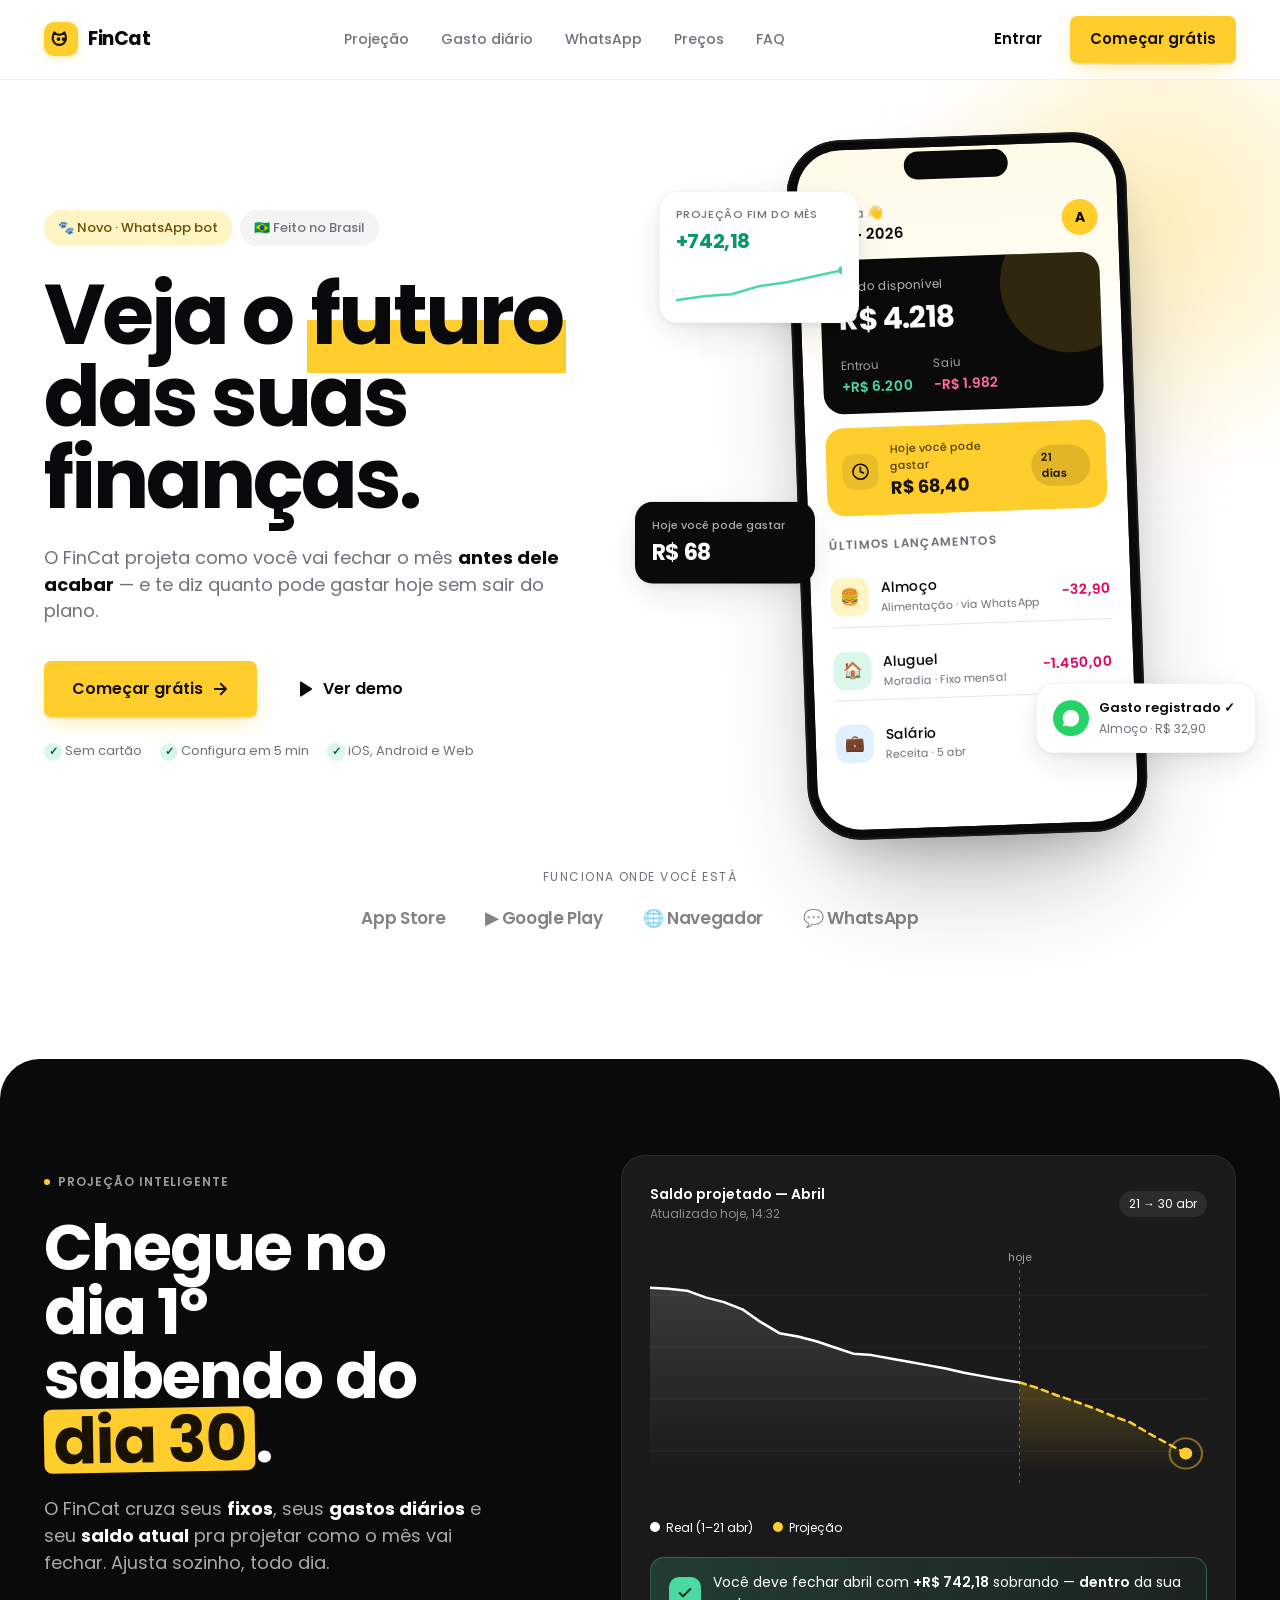
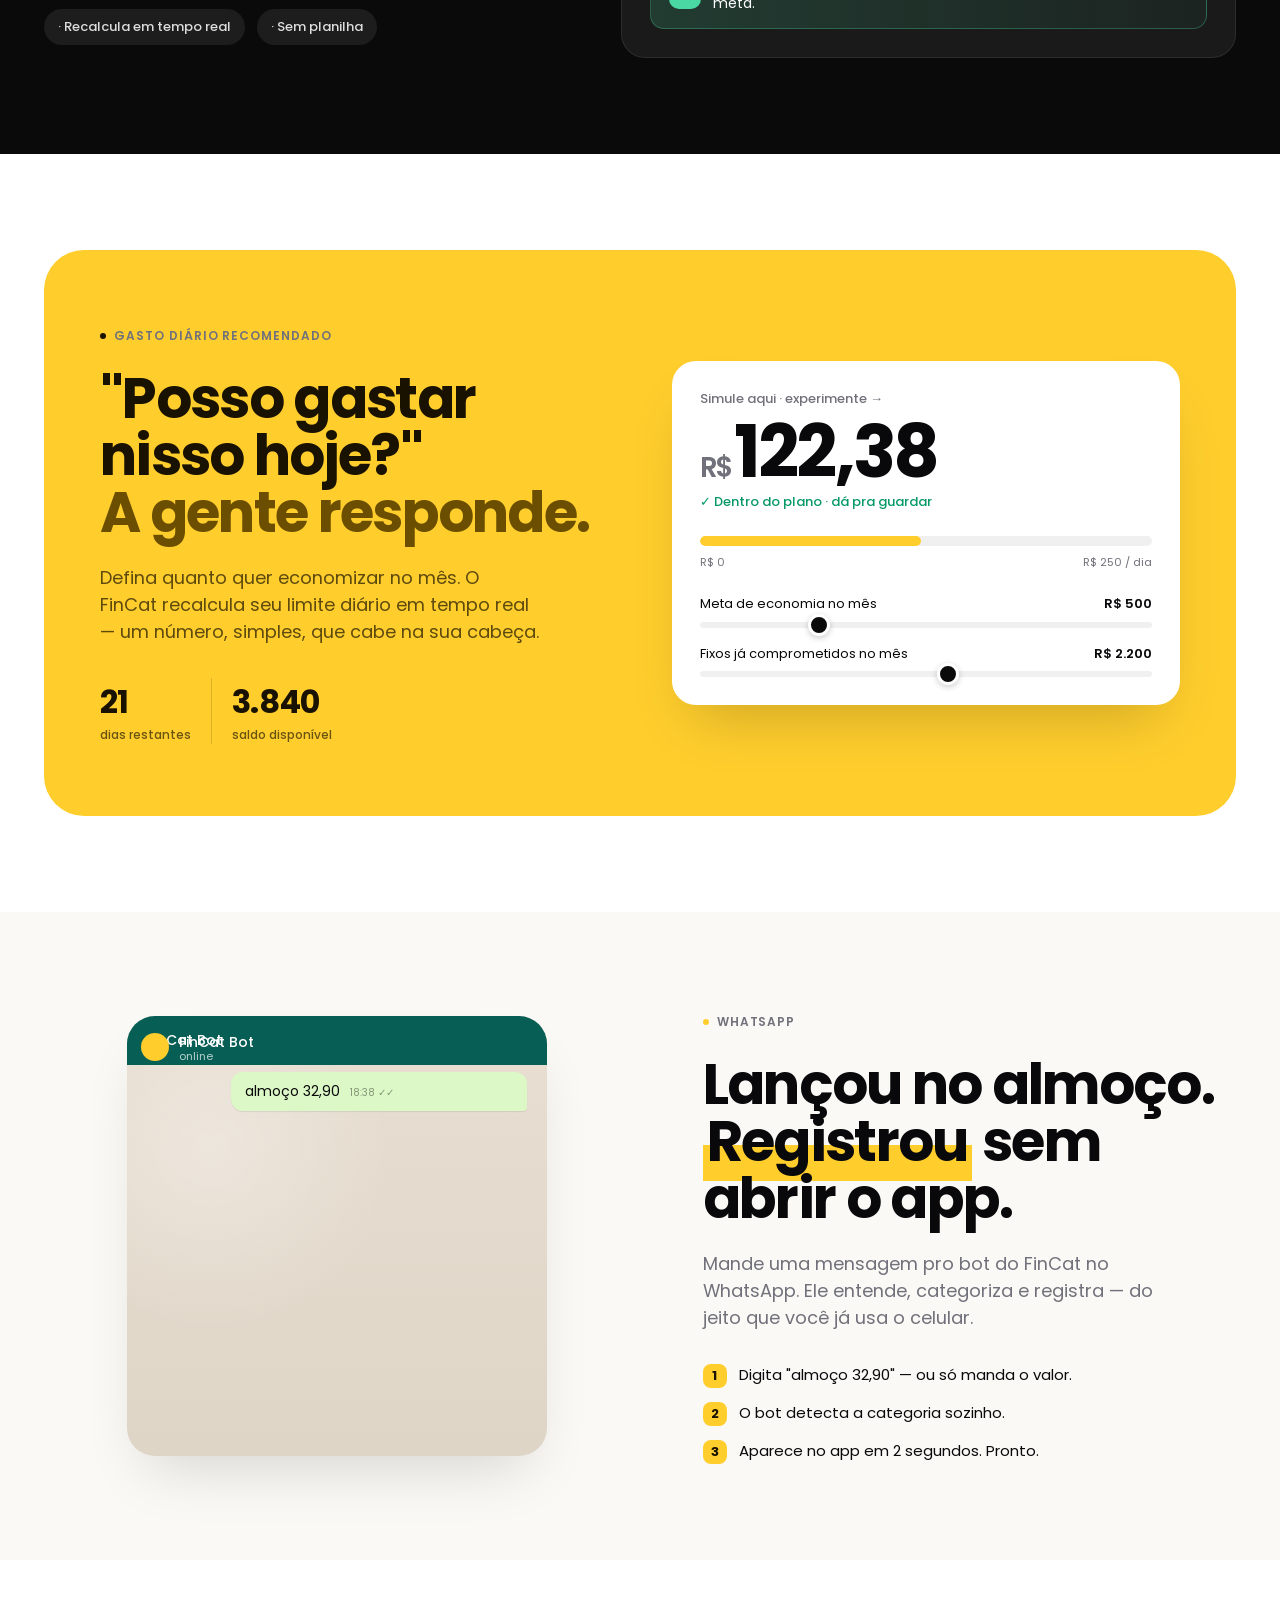
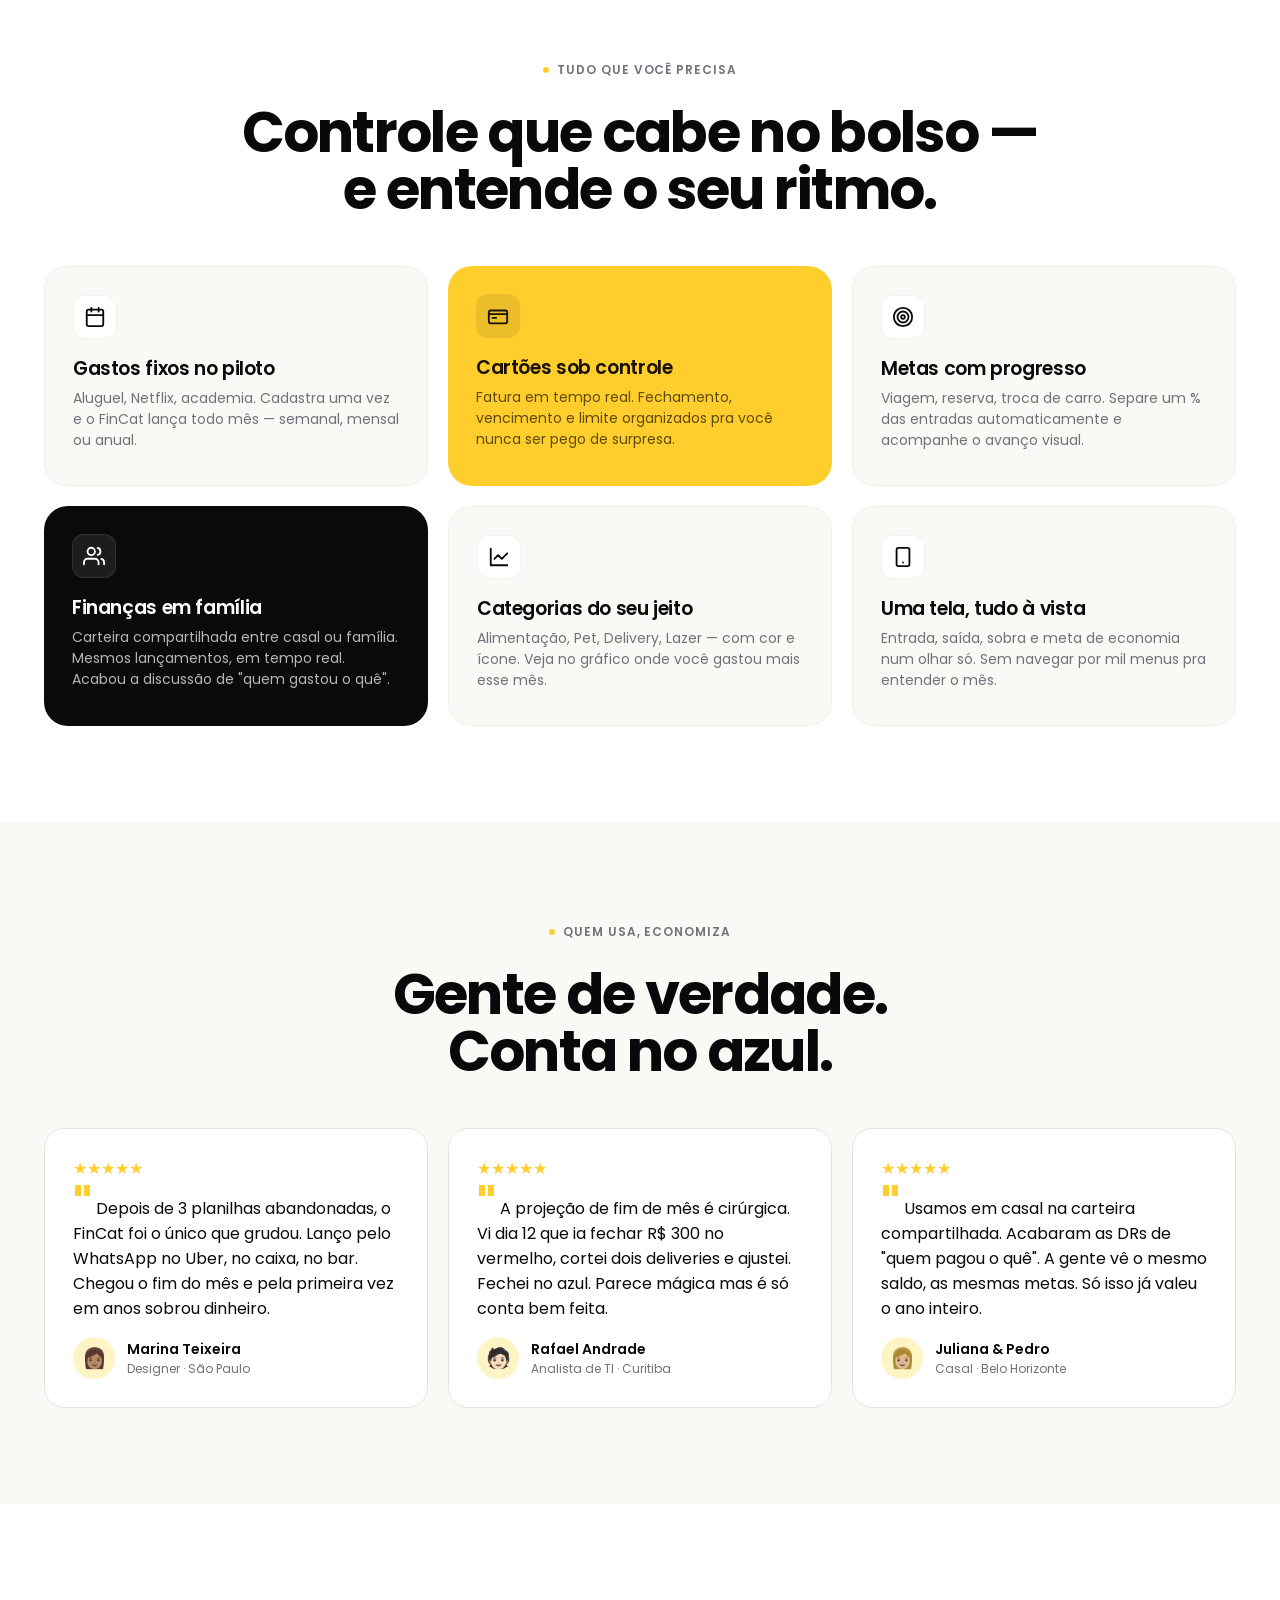
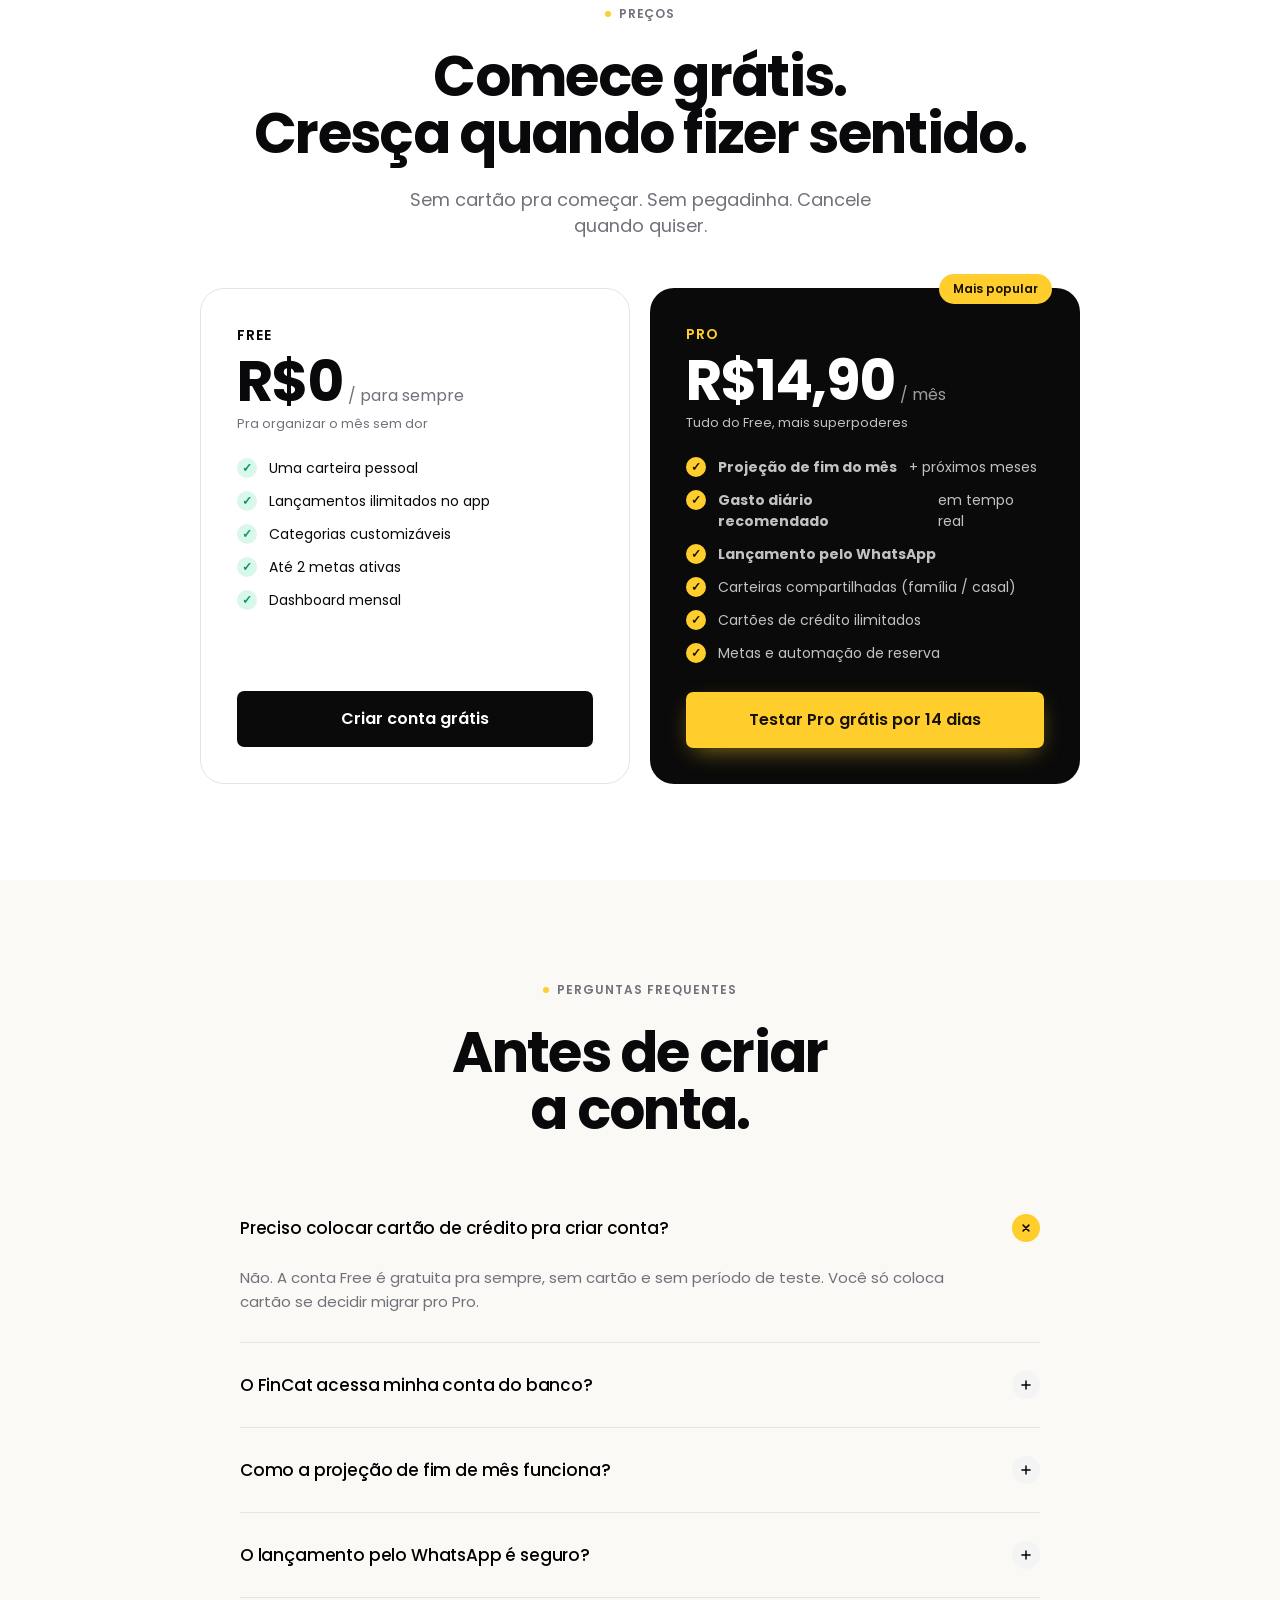
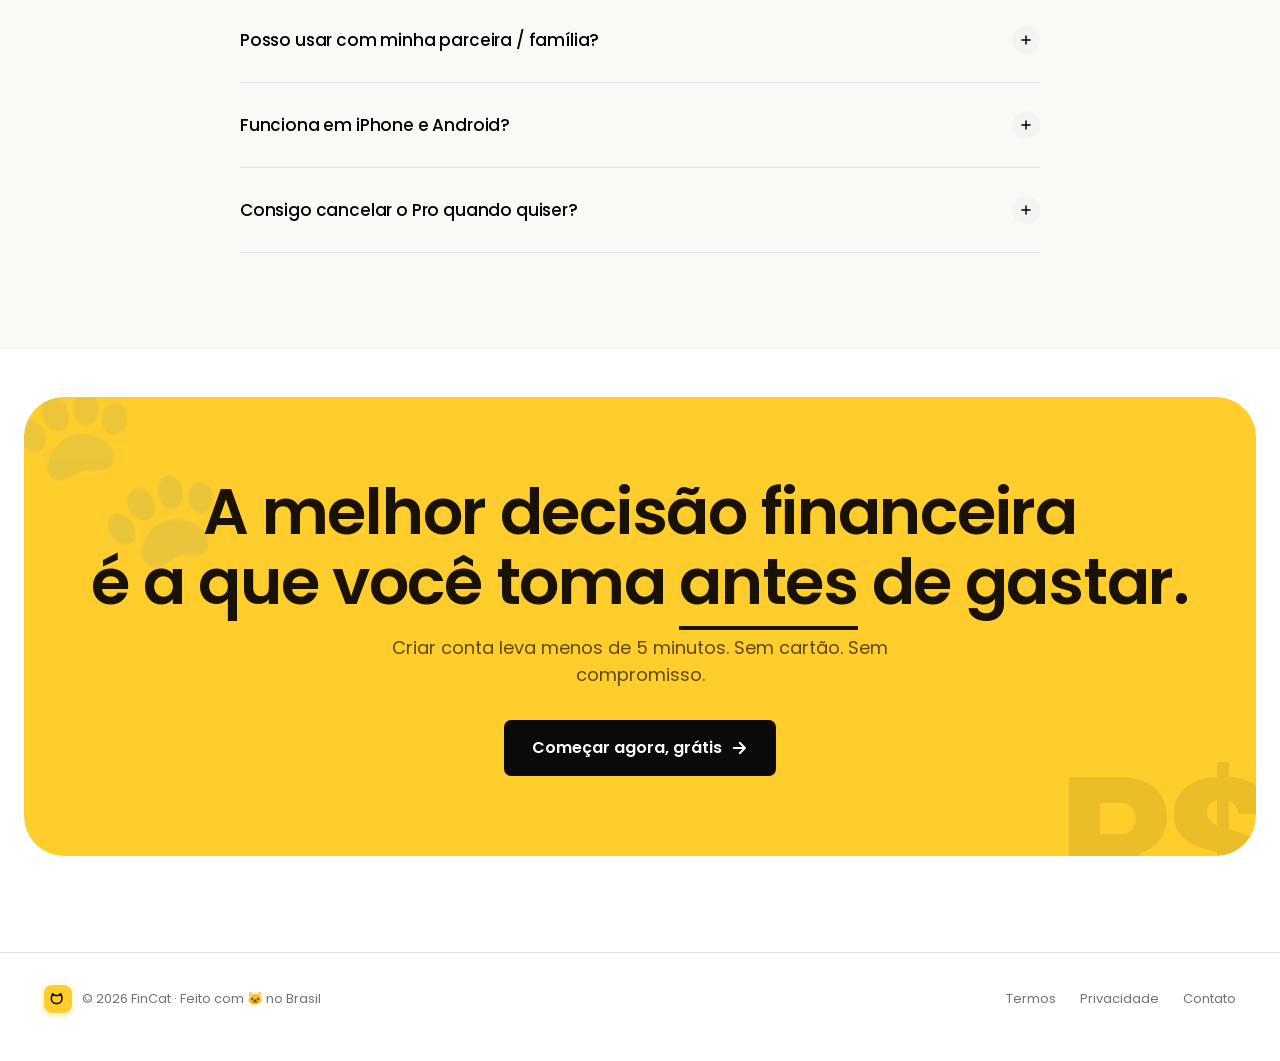
<file: index.html>
<!doctype html>
<html lang="pt-BR">
<head>
<meta charset="utf-8" />
<meta name="viewport" content="width=device-width, initial-scale=1" />
<title>FinCat — Planeje com inteligência, viva com liberdade</title>
<link rel="stylesheet" href="styles.css" />
<link rel="stylesheet" href="sections.css" />
</head>
<body>

<!-- ========== NAV ========== -->
<nav class="nav">
  <div class="nav-inner">
    <a class="logo" href="#">
      <div class="logo-mark">
        <svg width="20" height="20" viewBox="0 0 24 24" fill="none" stroke="#1a1200" stroke-width="2.5" stroke-linecap="round" stroke-linejoin="round">
          <path d="M4 4c1.5 2 3 3 6 3s4.5-1 6-3c1 2 2 4 2 7 0 4.5-3.5 8-8 8s-8-3.5-8-8c0-3 1-5 2-7z"/>
          <circle cx="9" cy="12" r="1" fill="#1a1200"/>
          <circle cx="15" cy="12" r="1" fill="#1a1200"/>
        </svg>
      </div>
      FinCat
    </a>
    <div class="nav-links">
      <a href="#proj">Projeção</a>
      <a href="#daily">Gasto diário</a>
      <a href="#whats">WhatsApp</a>
      <a href="#pricing">Preços</a>
      <a href="#faq">FAQ</a>
    </div>
    <div class="nav-cta">
      <a class="btn btn-ghost" href="#">Entrar</a>
      <a class="btn btn-primary" href="#cta">Começar grátis</a>
    </div>
  </div>
</nav>

<!-- ========== HERO ========== -->
<section class="hero">
  <div class="hero-deco deco-blob"></div>

  <div class="wrap hero-grid">
    <div>
      <div class="hero-badges">
        <span class="chip chip-yellow">🐾 Novo · WhatsApp bot</span>
        <span class="chip">🇧🇷 Feito no Brasil</span>
      </div>

      <h1 class="h-display">
        Veja o <span class="highlight-yellow">futuro</span><br/>
        das suas<br/>
        finanças.
      </h1>

      <p class="lead mt-6" style="max-width: 520px;">
        O FinCat projeta como você vai fechar o mês <b style="color:var(--fg)">antes dele acabar</b> — e te diz quanto pode gastar hoje sem sair do plano.
      </p>

      <div class="hero-ctas">
        <a href="#cta" class="btn btn-primary btn-lg">
          Começar grátis
          <svg width="18" height="18" viewBox="0 0 24 24" fill="none" stroke="currentColor" stroke-width="2.5" stroke-linecap="round" stroke-linejoin="round"><path d="M5 12h14M13 5l7 7-7 7"/></svg>
        </a>
        <a href="#proj" class="btn btn-ghost btn-lg">
          <svg width="18" height="18" viewBox="0 0 24 24" fill="none" stroke="currentColor" stroke-width="2" stroke-linecap="round" stroke-linejoin="round"><polygon points="5 3 19 12 5 21 5 3" fill="currentColor"/></svg>
          Ver demo
        </a>
      </div>

      <div class="hero-trust">
        <span><span class="check">✓</span> Sem cartão</span>
        <span><span class="check">✓</span> Configura em 5 min</span>
        <span><span class="check">✓</span> iOS, Android e Web</span>
      </div>
    </div>

    <div class="phone-wrap">
      <!-- floating projection -->
      <div class="float-card float-projection">
        <div style="font-size:11px;color:var(--muted-fg);font-weight:500;text-transform:uppercase;letter-spacing:.05em;">Projeção fim do mês</div>
        <div style="font-size:20px;font-weight:700;letter-spacing:-0.02em;color:#069966;margin-top:4px;">+<span id="proj-value">742</span>,<span id="proj-cents">18</span></div>
        <svg class="mini-chart" viewBox="0 0 180 44" preserveAspectRatio="none">
          <path id="mini-path" d="M0,36 L30,32 L60,30 L90,22 L120,18 L150,12 L180,6" stroke="#4ad9a2" stroke-width="2.5" fill="none" stroke-linecap="round"/>
          <circle id="mini-dot" cx="180" cy="6" r="4" fill="#4ad9a2"/>
        </svg>
      </div>

      <!-- floating daily -->
      <div class="float-card float-daily">
        <div style="font-size:11px;opacity:.65;font-weight:500;">Hoje você pode gastar</div>
        <div style="font-size:22px;font-weight:700;letter-spacing:-0.02em;margin-top:2px;">R$ <span id="daily-float">68</span></div>
      </div>

      <!-- floating whatsapp -->
      <div class="float-card float-whats">
        <div class="whats-icon">
          <svg width="20" height="20" viewBox="0 0 24 24" fill="currentColor"><path d="M17.5 14.4c-.3-.1-1.7-.8-2-.9-.3-.1-.5-.1-.7.1-.2.3-.8.9-1 1.1-.2.2-.4.2-.7.1-.3-.1-1.2-.4-2.3-1.4-.9-.8-1.4-1.8-1.6-2.1-.2-.3 0-.5.1-.6.1-.1.3-.3.4-.5.1-.2.2-.3.3-.5.1-.2 0-.4 0-.5 0-.1-.7-1.7-1-2.3-.3-.6-.5-.5-.7-.5h-.6c-.2 0-.5.1-.8.4-.3.3-1 1-1 2.4s1 2.8 1.1 3c.1.2 2 3 4.8 4.2 1.6.7 2.3.8 3.1.7.5-.1 1.7-.7 1.9-1.3.2-.6.2-1.2.2-1.3-.2-.1-.4-.1-.6-.2z M12 2a10 10 0 00-8.5 15.2L2 22l4.9-1.3A10 10 0 1012 2z"/></svg>
        </div>
        <div style="flex:1;">
          <div style="font-weight:600;font-size:13px;">Gasto registrado ✓</div>
          <div style="color:var(--muted-fg);font-size:12px;margin-top:2px;">Almoço · R$ 32,90</div>
        </div>
      </div>

      <!-- phone -->
      <div class="phone">
        <div class="phone-notch"></div>
        <div class="phone-screen">
          <div class="dash">
            <div class="dash-topbar">
              <div>
                <div class="dash-greet">Oi, Ana 👋</div>
                <div class="dash-name">Abril · 2026</div>
              </div>
              <div class="dash-avatar">A</div>
            </div>

            <div class="dash-saldo-card">
              <div class="dash-saldo-label">Saldo disponível</div>
              <div class="dash-saldo-value mono">R$ <span id="saldo-val">4.218</span></div>
              <div class="dash-saldo-row">
                <div class="item"><div class="lbl">Entrou</div><div class="val up mono">+R$ 6.200</div></div>
                <div class="item"><div class="lbl">Saiu</div><div class="val down mono">−R$ 1.982</div></div>
              </div>
            </div>

            <div class="dash-daily">
              <div class="dash-daily-icon">
                <svg width="18" height="18" viewBox="0 0 24 24" fill="none" stroke="#1a1200" stroke-width="2.2" stroke-linecap="round" stroke-linejoin="round"><circle cx="12" cy="12" r="10"/><path d="M12 6v6l4 2"/></svg>
              </div>
              <div>
                <div class="dash-daily-lbl">Hoje você pode gastar</div>
                <div class="dash-daily-val mono">R$ <span id="daily-val">68</span>,<span id="daily-cents">40</span></div>
              </div>
              <div class="dash-daily-pill">21 dias</div>
            </div>

            <div class="dash-section-title">Últimos lançamentos</div>

            <div class="dash-tx">
              <div class="dash-tx-icon" style="background:#fff4c4;">🍔</div>
              <div>
                <div class="dash-tx-title">Almoço</div>
                <div class="dash-tx-sub">Alimentação · via WhatsApp</div>
              </div>
              <div class="dash-tx-amt neg mono">−32,90</div>
            </div>
            <div class="dash-tx">
              <div class="dash-tx-icon" style="background:#d9f7ea;">🏠</div>
              <div>
                <div class="dash-tx-title">Aluguel</div>
                <div class="dash-tx-sub">Moradia · Fixo mensal</div>
              </div>
              <div class="dash-tx-amt neg mono">−1.450,00</div>
            </div>
            <div class="dash-tx">
              <div class="dash-tx-icon" style="background:#e0f0ff;">💼</div>
              <div>
                <div class="dash-tx-title">Salário</div>
                <div class="dash-tx-sub">Receita · 5 abr</div>
              </div>
              <div class="dash-tx-amt pos mono">+6.200,00</div>
            </div>
          </div>
        </div>
      </div>
    </div>
  </div>

  <!-- logo strip -->
  <div class="wrap logo-strip">
    <div class="logo-strip-label">Funciona onde você está</div>
    <div class="logos">
      <span>  App Store</span>
      <span>▶ Google Play</span>
      <span>🌐 Navegador</span>
      <span>💬 WhatsApp</span>
    </div>
  </div>
</section>


<!-- ========== SECTION: PROJEÇÃO ========== -->
<section class="section-dark" id="proj">
  <div class="wrap">
    <div class="proj-grid">
      <div>
        <div class="eyebrow" style="color:rgba(255,255,255,.6);"><span class="dot"></span> Projeção inteligente</div>
        <h2 class="proj-headline mt-6">
          Chegue no dia&nbsp;1º<br/>
          sabendo do <em>dia&nbsp;30</em>.
        </h2>
        <p class="lead mt-6" style="max-width:460px;">
          O FinCat cruza seus <b style="color:#fff;">fixos</b>, seus <b style="color:#fff;">gastos diários</b> e seu <b style="color:#fff;">saldo atual</b> pra projetar como o mês vai fechar. Ajusta sozinho, todo dia.
        </p>
        <div class="mt-8" style="display:flex;gap:12px;flex-wrap:wrap;">
          <span class="chip" style="background:rgba(255,255,255,.08);color:rgba(255,255,255,.85);">· Recalcula em tempo real</span>
          <span class="chip" style="background:rgba(255,255,255,.08);color:rgba(255,255,255,.85);">· Sem planilha</span>
        </div>
      </div>

      <div class="proj-vis">
        <div class="proj-vis-header">
          <div>
            <div class="proj-vis-title">Saldo projetado — Abril</div>
            <div class="proj-vis-sub">Atualizado hoje, 14:32</div>
          </div>
          <div class="proj-vis-month">21 → 30 abr</div>
        </div>

        <svg class="proj-chart" id="proj-chart" viewBox="0 0 520 260" preserveAspectRatio="none">
          <!-- grid -->
          <g stroke="rgba(255,255,255,0.06)" stroke-width="1">
            <line x1="0" y1="52" x2="520" y2="52"/>
            <line x1="0" y1="104" x2="520" y2="104"/>
            <line x1="0" y1="156" x2="520" y2="156"/>
            <line x1="0" y1="208" x2="520" y2="208"/>
          </g>
          <!-- historical area -->
          <path id="hist-area" d="" fill="url(#g-hist)" opacity="0.35"/>
          <path id="hist-line" d="" stroke="#ffffff" stroke-width="2.5" fill="none" stroke-linecap="round" stroke-linejoin="round"/>
          <!-- projection area -->
          <path id="proj-area" d="" fill="url(#g-proj)" opacity="0.45"/>
          <path id="proj-line" d="" stroke="#ffce2d" stroke-width="2.5" fill="none" stroke-dasharray="6 5" stroke-linecap="round"/>
          <!-- end marker -->
          <circle id="proj-end" cx="0" cy="0" r="6" fill="#ffce2d"/>
          <circle id="proj-end-ring" cx="0" cy="0" r="12" fill="none" stroke="#ffce2d" stroke-width="2" opacity="0.3"/>
          <!-- today line -->
          <line id="today-line" x1="0" y1="20" x2="0" y2="240" stroke="rgba(255,255,255,0.3)" stroke-dasharray="3 4"/>
          <text id="today-label" x="0" y="18" fill="rgba(255,255,255,0.6)" font-size="10" font-family="Poppins" text-anchor="middle">hoje</text>

          <defs>
            <linearGradient id="g-hist" x1="0" x2="0" y1="0" y2="1">
              <stop offset="0%" stop-color="#ffffff" stop-opacity="0.4"/>
              <stop offset="100%" stop-color="#ffffff" stop-opacity="0"/>
            </linearGradient>
            <linearGradient id="g-proj" x1="0" x2="0" y1="0" y2="1">
              <stop offset="0%" stop-color="#ffce2d" stop-opacity="0.5"/>
              <stop offset="100%" stop-color="#ffce2d" stop-opacity="0"/>
            </linearGradient>
          </defs>
        </svg>

        <div class="proj-legend">
          <div><span class="dot" style="background:#fff;"></span>Real (1–21 abr)</div>
          <div><span class="dot" style="background:#ffce2d;"></span>Projeção</div>
        </div>

        <div class="proj-pill">
          <div class="proj-pill-icon">
            <svg width="16" height="16" viewBox="0 0 24 24" fill="none" stroke="currentColor" stroke-width="3" stroke-linecap="round" stroke-linejoin="round"><polyline points="20 6 9 17 4 12"/></svg>
          </div>
          <div>Você deve fechar abril com <b>+R$&nbsp;742,18</b> sobrando — <b>dentro</b> da sua meta.</div>
        </div>
      </div>
    </div>
  </div>
</section>


<!-- ========== SECTION: DAILY (interactive) ========== -->
<section id="daily">
  <div class="wrap">
    <div class="daily-sim">
      <div class="daily-grid">
        <div>
          <div class="eyebrow"><span class="dot" style="background:#1a1200;"></span> Gasto diário recomendado</div>
          <h2 class="h-section mt-6">
            "Posso gastar<br/>
            nisso hoje?"<br/>
            <span style="color:#6b4e00;">A gente responde.</span>
          </h2>
          <p class="lead mt-6" style="max-width:440px;">
            Defina quanto quer economizar no mês. O FinCat recalcula seu limite diário em tempo real — um número, simples, que cabe na sua cabeça.
          </p>

          <div class="mt-8" style="display:flex;gap:20px;flex-wrap:wrap;color:#1a1200;">
            <div>
              <div style="font-size:32px;font-weight:700;letter-spacing:-0.02em;">21</div>
              <div style="font-size:12px;color:rgba(26,18,0,.65);font-weight:500;">dias restantes</div>
            </div>
            <div style="width:1px;background:rgba(26,18,0,.15);"></div>
            <div>
              <div style="font-size:32px;font-weight:700;letter-spacing:-0.02em;">3.840</div>
              <div style="font-size:12px;color:rgba(26,18,0,.65);font-weight:500;">saldo disponível</div>
            </div>
          </div>
        </div>

        <div class="sim-card">
          <div class="sim-q">Simule aqui · experimente →</div>
          <div class="sim-amount mono"><small>R$</small><span id="sim-amount">182</span>,<span id="sim-amount-cents">85</span></div>
          <div class="sim-status ok" id="sim-status">✓ Dentro do plano · dá pra guardar</div>

          <div class="sim-bar">
            <div class="sim-bar-track"><div class="sim-bar-fill" id="sim-fill" style="width:45%"></div></div>
            <div class="sim-bar-labels"><span>R$ 0</span><span id="sim-bar-max">R$ 250 / dia</span></div>
          </div>

          <div class="sim-controls">
            <div class="sim-control">
              <div class="sim-control-head">
                <span>Meta de economia no mês</span>
                <b class="mono">R$ <span id="sim-meta-val">500</span></b>
              </div>
              <input type="range" min="0" max="2000" value="500" step="50" class="sim-slider" id="sim-meta"/>
            </div>
            <div class="sim-control">
              <div class="sim-control-head">
                <span>Fixos já comprometidos no mês</span>
                <b class="mono">R$ <span id="sim-fix-val">2.200</span></b>
              </div>
              <input type="range" min="0" max="4000" value="2200" step="100" class="sim-slider" id="sim-fix"/>
            </div>
          </div>
        </div>
      </div>
    </div>
  </div>
</section>


<!-- ========== SECTION: WHATSAPP ========== -->
<section id="whats" style="background: var(--off-white);">
  <div class="wrap">
    <div class="whats-grid">
      <div class="chat-frame" id="chat-frame">
        <div class="chat-header-name">FinCat Bot</div>
        <div class="chat-header-sub">online</div>
        <div id="chat-body" style="min-height: 340px;"></div>
      </div>

      <div>
        <div class="eyebrow"><span class="dot"></span> WhatsApp</div>
        <h2 class="h-section mt-6">
          Lançou no almoço.<br/>
          <span class="highlight-yellow">Registrou</span> sem abrir o app.
        </h2>
        <p class="lead mt-6" style="max-width:480px;">
          Mande uma mensagem pro bot do FinCat no WhatsApp. Ele entende, categoriza e registra — do jeito que você já usa o celular.
        </p>
        <ul class="mt-8" style="list-style:none;display:grid;gap:14px;font-size:15px;">
          <li style="display:flex;gap:12px;align-items:flex-start;">
            <span style="width:24px;height:24px;border-radius:8px;background:var(--primary);display:grid;place-items:center;flex-shrink:0;font-weight:700;font-size:13px;color:#1a1200;">1</span>
            Digita "almoço 32,90" — ou só manda o valor.
          </li>
          <li style="display:flex;gap:12px;align-items:flex-start;">
            <span style="width:24px;height:24px;border-radius:8px;background:var(--primary);display:grid;place-items:center;flex-shrink:0;font-weight:700;font-size:13px;color:#1a1200;">2</span>
            O bot detecta a categoria sozinho.
          </li>
          <li style="display:flex;gap:12px;align-items:flex-start;">
            <span style="width:24px;height:24px;border-radius:8px;background:var(--primary);display:grid;place-items:center;flex-shrink:0;font-weight:700;font-size:13px;color:#1a1200;">3</span>
            Aparece no app em 2 segundos. Pronto.
          </li>
        </ul>
      </div>
    </div>
  </div>
</section>


<!-- ========== SECTION: FEATURES GRID ========== -->
<section>
  <div class="wrap">
    <div class="center">
      <div class="eyebrow" style="justify-content:center;"><span class="dot"></span> Tudo que você precisa</div>
      <h2 class="h-section mt-6">Controle que cabe no bolso —<br/>e entende o seu ritmo.</h2>
    </div>

    <div class="features-grid">
      <div class="feature">
        <div class="feature-icon">
          <svg width="22" height="22" viewBox="0 0 24 24" fill="none" stroke="currentColor" stroke-width="2" stroke-linecap="round" stroke-linejoin="round"><rect x="3" y="4" width="18" height="18" rx="2"/><path d="M16 2v4M8 2v4M3 10h18"/></svg>
        </div>
        <h3>Gastos fixos no piloto</h3>
        <p>Aluguel, Netflix, academia. Cadastra uma vez e o FinCat lança todo mês — semanal, mensal ou anual.</p>
      </div>

      <div class="feature feature-yellow">
        <div class="feature-icon">
          <svg width="22" height="22" viewBox="0 0 24 24" fill="none" stroke="currentColor" stroke-width="2" stroke-linecap="round" stroke-linejoin="round"><rect x="2" y="6" width="20" height="14" rx="2"/><path d="M2 10h20M6 14h4"/></svg>
        </div>
        <h3>Cartões sob controle</h3>
        <p>Fatura em tempo real. Fechamento, vencimento e limite organizados pra você nunca ser pego de surpresa.</p>
      </div>

      <div class="feature">
        <div class="feature-icon">
          <svg width="22" height="22" viewBox="0 0 24 24" fill="none" stroke="currentColor" stroke-width="2" stroke-linecap="round" stroke-linejoin="round"><circle cx="12" cy="12" r="10"/><circle cx="12" cy="12" r="6"/><circle cx="12" cy="12" r="2"/></svg>
        </div>
        <h3>Metas com progresso</h3>
        <p>Viagem, reserva, troca de carro. Separe um % das entradas automaticamente e acompanhe o avanço visual.</p>
      </div>

      <div class="feature feature-accent">
        <div class="feature-icon">
          <svg width="22" height="22" viewBox="0 0 24 24" fill="none" stroke="currentColor" stroke-width="2" stroke-linecap="round" stroke-linejoin="round"><path d="M17 21v-2a4 4 0 0 0-4-4H5a4 4 0 0 0-4 4v2"/><circle cx="9" cy="7" r="4"/><path d="M23 21v-2a4 4 0 0 0-3-3.87M16 3.13a4 4 0 0 1 0 7.75"/></svg>
        </div>
        <h3>Finanças em família</h3>
        <p>Carteira compartilhada entre casal ou família. Mesmos lançamentos, em tempo real. Acabou a discussão de "quem gastou o quê".</p>
      </div>

      <div class="feature">
        <div class="feature-icon">
          <svg width="22" height="22" viewBox="0 0 24 24" fill="none" stroke="currentColor" stroke-width="2" stroke-linecap="round" stroke-linejoin="round"><path d="M3 3v18h18"/><path d="M7 14l4-4 4 4 6-6"/></svg>
        </div>
        <h3>Categorias do seu jeito</h3>
        <p>Alimentação, Pet, Delivery, Lazer — com cor e ícone. Veja no gráfico onde você gastou mais esse mês.</p>
      </div>

      <div class="feature">
        <div class="feature-icon">
          <svg width="22" height="22" viewBox="0 0 24 24" fill="none" stroke="currentColor" stroke-width="2" stroke-linecap="round" stroke-linejoin="round"><rect x="5" y="2" width="14" height="20" rx="2"/><path d="M12 18h.01"/></svg>
        </div>
        <h3>Uma tela, tudo à vista</h3>
        <p>Entrada, saída, sobra e meta de economia num olhar só. Sem navegar por mil menus pra entender o mês.</p>
      </div>
    </div>
  </div>
</section>


<!-- ========== SECTION: TESTIMONIALS ========== -->
<section style="background: var(--off-white);">
  <div class="wrap">
    <div class="center">
      <div class="eyebrow" style="justify-content:center;"><span class="dot"></span> Quem usa, economiza</div>
      <h2 class="h-section mt-6">Gente de verdade.<br/>Conta no azul.</h2>
    </div>

    <div class="testimonials-grid">
      <div class="testi">
        <div class="testi-stars">★★★★★</div>
        <p class="testi-quote">Depois de 3 planilhas abandonadas, o FinCat foi o único que grudou. Lanço pelo WhatsApp no Uber, no caixa, no bar. Chegou o fim do mês e pela primeira vez em anos sobrou dinheiro.</p>
        <div class="testi-author">
          <div class="testi-avatar">👩🏽</div>
          <div>
            <div class="testi-name">Marina Teixeira</div>
            <div class="testi-role">Designer · São Paulo</div>
          </div>
        </div>
      </div>

      <div class="testi">
        <div class="testi-stars">★★★★★</div>
        <p class="testi-quote">A projeção de fim de mês é cirúrgica. Vi dia 12 que ia fechar R$ 300 no vermelho, cortei dois deliveries e ajustei. Fechei no azul. Parece mágica mas é só conta bem feita.</p>
        <div class="testi-author">
          <div class="testi-avatar">🧑🏻</div>
          <div>
            <div class="testi-name">Rafael Andrade</div>
            <div class="testi-role">Analista de TI · Curitiba</div>
          </div>
        </div>
      </div>

      <div class="testi">
        <div class="testi-stars">★★★★★</div>
        <p class="testi-quote">Usamos em casal na carteira compartilhada. Acabaram as DRs de "quem pagou o quê". A gente vê o mesmo saldo, as mesmas metas. Só isso já valeu o ano inteiro.</p>
        <div class="testi-author">
          <div class="testi-avatar">👩🏼</div>
          <div>
            <div class="testi-name">Juliana & Pedro</div>
            <div class="testi-role">Casal · Belo Horizonte</div>
          </div>
        </div>
      </div>
    </div>
  </div>
</section>


<!-- ========== SECTION: PRICING ========== -->
<section id="pricing">
  <div class="wrap">
    <div class="center">
      <div class="eyebrow" style="justify-content:center;"><span class="dot"></span> Preços</div>
      <h2 class="h-section mt-6">Comece grátis.<br/>Cresça quando fizer sentido.</h2>
      <p class="lead mt-6" style="max-width:520px;margin-left:auto;margin-right:auto;">Sem cartão pra começar. Sem pegadinha. Cancele quando quiser.</p>
    </div>

    <div class="pricing-grid">
      <div class="price-card">
        <div class="price-name">Free</div>
        <div class="price-value">
          <div class="num mono">R$0</div>
          <div class="unit">/ para sempre</div>
        </div>
        <div class="price-sub">Pra organizar o mês sem dor</div>
        <div class="price-features">
          <div class="price-feature"><span class="price-feature-check">✓</span>Uma carteira pessoal</div>
          <div class="price-feature"><span class="price-feature-check">✓</span>Lançamentos ilimitados no app</div>
          <div class="price-feature"><span class="price-feature-check">✓</span>Categorias customizáveis</div>
          <div class="price-feature"><span class="price-feature-check">✓</span>Até 2 metas ativas</div>
          <div class="price-feature"><span class="price-feature-check">✓</span>Dashboard mensal</div>
        </div>
        <a href="#cta" class="btn btn-dark btn-lg" style="width:100%;">Criar conta grátis</a>
      </div>

      <div class="price-card featured">
        <div class="price-badge">Mais popular</div>
        <div class="price-name" style="color:var(--primary);">Pro</div>
        <div class="price-value">
          <div class="num mono">R$14,90</div>
          <div class="unit">/ mês</div>
        </div>
        <div class="price-sub">Tudo do Free, mais superpoderes</div>
        <div class="price-features">
          <div class="price-feature"><span class="price-feature-check">✓</span><b>Projeção de fim do mês</b> + próximos meses</div>
          <div class="price-feature"><span class="price-feature-check">✓</span><b>Gasto diário recomendado</b> em tempo real</div>
          <div class="price-feature"><span class="price-feature-check">✓</span><b>Lançamento pelo WhatsApp</b></div>
          <div class="price-feature"><span class="price-feature-check">✓</span>Carteiras compartilhadas (família / casal)</div>
          <div class="price-feature"><span class="price-feature-check">✓</span>Cartões de crédito ilimitados</div>
          <div class="price-feature"><span class="price-feature-check">✓</span>Metas e automação de reserva</div>
        </div>
        <a href="#cta" class="btn btn-primary btn-lg" style="width:100%;">Testar Pro grátis por 14 dias</a>
      </div>
    </div>
  </div>
</section>


<!-- ========== SECTION: FAQ ========== -->
<section id="faq" style="background: var(--off-white);">
  <div class="wrap-narrow">
    <div class="center">
      <div class="eyebrow" style="justify-content:center;"><span class="dot"></span> Perguntas frequentes</div>
      <h2 class="h-section mt-6">Antes de criar<br/>a conta.</h2>
    </div>

    <div class="faq-list" id="faq-list">
      <div class="faq-item open">
        <button class="faq-q">Preciso colocar cartão de crédito pra criar conta?
          <span class="faq-icon"><svg width="14" height="14" viewBox="0 0 24 24" fill="none" stroke="currentColor" stroke-width="2.5" stroke-linecap="round"><path d="M12 5v14M5 12h14"/></svg></span>
        </button>
        <div class="faq-a">Não. A conta Free é gratuita pra sempre, sem cartão e sem período de teste. Você só coloca cartão se decidir migrar pro Pro.</div>
      </div>

      <div class="faq-item">
        <button class="faq-q">O FinCat acessa minha conta do banco?
          <span class="faq-icon"><svg width="14" height="14" viewBox="0 0 24 24" fill="none" stroke="currentColor" stroke-width="2.5" stroke-linecap="round"><path d="M12 5v14M5 12h14"/></svg></span>
        </button>
        <div class="faq-a">Não. O FinCat não se conecta ao seu banco — é um diário financeiro inteligente. Você registra seus lançamentos (pelo app ou pelo WhatsApp) e o app cuida do resto. Isso significa zero risco de exposição de senhas bancárias.</div>
      </div>

      <div class="faq-item">
        <button class="faq-q">Como a projeção de fim de mês funciona?
          <span class="faq-icon"><svg width="14" height="14" viewBox="0 0 24 24" fill="none" stroke="currentColor" stroke-width="2.5" stroke-linecap="round"><path d="M12 5v14M5 12h14"/></svg></span>
        </button>
        <div class="faq-a">O FinCat olha 3 coisas: seu saldo atual, seus compromissos fixos já cadastrados (aluguel, assinaturas, etc) e o seu padrão de gasto diário nos últimos dias. A partir disso, projeta como seu saldo deve evoluir até o fim do mês. A cada novo lançamento, recalcula.</div>
      </div>

      <div class="faq-item">
        <button class="faq-q">O lançamento pelo WhatsApp é seguro?
          <span class="faq-icon"><svg width="14" height="14" viewBox="0 0 24 24" fill="none" stroke="currentColor" stroke-width="2.5" stroke-linecap="round"><path d="M12 5v14M5 12h14"/></svg></span>
        </button>
        <div class="faq-a">Sim. O bot é pareado com sua conta na primeira interação e só aceita mensagens do seu número. Os dados ficam criptografados em trânsito e em repouso, no mesmo cofre da sua carteira principal.</div>
      </div>

      <div class="faq-item">
        <button class="faq-q">Posso usar com minha parceira / família?
          <span class="faq-icon"><svg width="14" height="14" viewBox="0 0 24 24" fill="none" stroke="currentColor" stroke-width="2.5" stroke-linecap="round"><path d="M12 5v14M5 12h14"/></svg></span>
        </button>
        <div class="faq-a">Pode. No plano Pro, você cria carteiras compartilhadas e convida outras pessoas. Cada um mantém sua carteira pessoal e compartilham uma terceira (do casal, da casa, da família). Todo mundo vê os mesmos lançamentos em tempo real.</div>
      </div>

      <div class="faq-item">
        <button class="faq-q">Funciona em iPhone e Android?
          <span class="faq-icon"><svg width="14" height="14" viewBox="0 0 24 24" fill="none" stroke="currentColor" stroke-width="2.5" stroke-linecap="round"><path d="M12 5v14M5 12h14"/></svg></span>
        </button>
        <div class="faq-a">Funciona nos dois, com app nativo. Também tem versão web (acessa de qualquer navegador) e, claro, o bot do WhatsApp. Seus dados sincronizam entre todas as plataformas automaticamente.</div>
      </div>

      <div class="faq-item">
        <button class="faq-q">Consigo cancelar o Pro quando quiser?
          <span class="faq-icon"><svg width="14" height="14" viewBox="0 0 24 24" fill="none" stroke="currentColor" stroke-width="2.5" stroke-linecap="round"><path d="M12 5v14M5 12h14"/></svg></span>
        </button>
        <div class="faq-a">Sim, com dois toques nas configurações. Você volta pro Free mantendo todo o histórico. Nada é deletado, nada trava.</div>
      </div>
    </div>
  </div>
</section>


<!-- ========== FINAL CTA ========== -->
<section id="cta" style="padding-top: 48px; padding-bottom: 0;">
  <div class="final-cta">
    <div class="final-cta-deco left">🐾</div>
    <div class="final-cta-deco right">R$</div>
    <h2>A melhor decisão financeira<br/>é a que você toma <i style="font-style:normal;border-bottom:4px solid #1a1200;">antes</i> de gastar.</h2>
    <p>Criar conta leva menos de 5 minutos. Sem cartão. Sem compromisso.</p>
    <div style="display:flex;gap:12px;justify-content:center;flex-wrap:wrap;">
      <a class="btn btn-dark btn-lg" href="#">
        Começar agora, grátis
        <svg width="18" height="18" viewBox="0 0 24 24" fill="none" stroke="currentColor" stroke-width="2.5" stroke-linecap="round" stroke-linejoin="round"><path d="M5 12h14M13 5l7 7-7 7"/></svg>
      </a>
    </div>
  </div>
</section>


<footer class="foot">
  <div class="wrap foot-inner">
    <div class="row" style="gap:10px;">
      <div class="logo-mark" style="width:28px;height:28px;border-radius:8px;">
        <svg width="16" height="16" viewBox="0 0 24 24" fill="none" stroke="#1a1200" stroke-width="2.5" stroke-linecap="round" stroke-linejoin="round"><path d="M4 4c1.5 2 3 3 6 3s4.5-1 6-3c1 2 2 4 2 7 0 4.5-3.5 8-8 8s-8-3.5-8-8c0-3 1-5 2-7z"/></svg>
      </div>
      <span>© 2026 FinCat · Feito com 🐱 no Brasil</span>
    </div>
    <div class="foot-links">
      <a href="#">Termos</a>
      <a href="#">Privacidade</a>
      <a href="#">Contato</a>
    </div>
  </div>
</footer>

<script src="animate.js"></script>
</body>
</html>
</file>
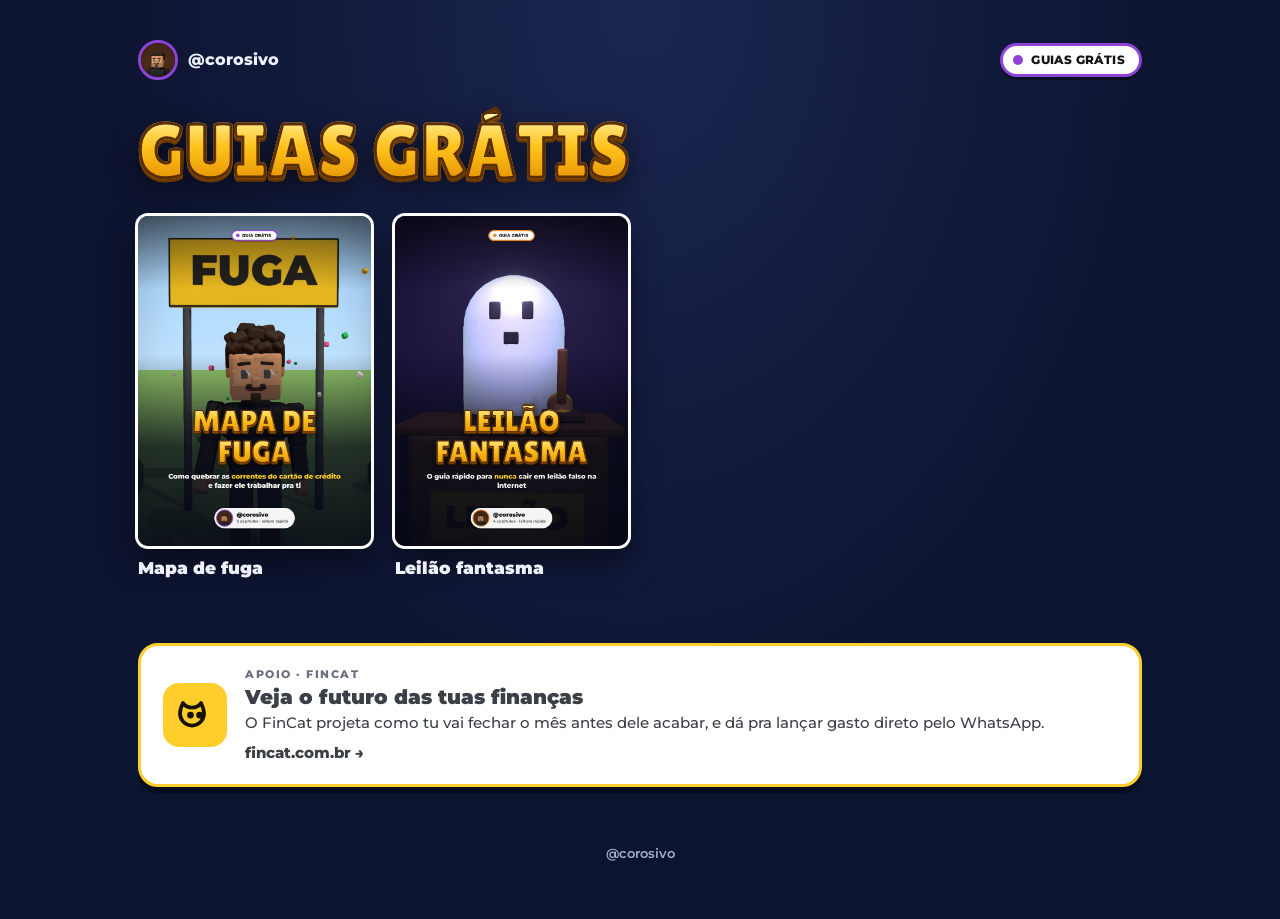
<file: guias/index.html>
<!doctype html>
<html lang="pt-BR">
<head>
<meta charset="utf-8">
<meta name="viewport" content="width=device-width, initial-scale=1, viewport-fit=cover">
<title>Guias grátis @corosivo</title>
<meta name="description" content="Guias rápidos para não cair em golpe e cuidar do teu dinheiro.">
<meta property="og:type" content="website">
<meta property="og:title" content="Guias grátis @corosivo">
<meta property="og:description" content="Guias rápidos para não cair em golpe e cuidar do teu dinheiro.">
<meta property="og:url" content="https://www.fincat.com.br/guias/">
<meta property="og:image" content="https://www.fincat.com.br/guias/fuga/capa.jpg">
<meta name="twitter:card" content="summary_large_image">
<meta name="theme-color" content="#0d1430">
<link rel="preconnect" href="https://fonts.googleapis.com">
<link rel="preconnect" href="https://fonts.gstatic.com" crossorigin>
<link href="https://fonts.googleapis.com/css2?family=Lilita+One&family=Montserrat:wght@500;600;700;800;900&display=swap" rel="stylesheet">
<style>
:root{--noite:#0d1430;--noite2:#1b2550;--fg:#eef1fb;--suave:#a7afd0;--ouro:#ffc21a;--amarelo:#ffd21f;--preto:#141414;--destaque:#8E44D9;--titulo:'Lilita One','Arial Black',sans-serif;--texto:'Montserrat','Segoe UI',Arial,sans-serif;color-scheme:dark}
*{box-sizing:border-box}
body{margin:0;background:radial-gradient(ellipse at 50% 0%,var(--noite2) 0%,var(--noite) 60%) fixed,var(--noite);color:var(--fg);font-family:var(--texto);font-weight:500;line-height:1.55;-webkit-font-smoothing:antialiased}
a{color:inherit}
main{max-width:1040px;margin:0 auto;padding:40px max(18px,env(safe-area-inset-right)) 56px max(18px,env(safe-area-inset-left))}
.topo{display:flex;justify-content:space-between;align-items:center;gap:12px;margin-bottom:34px;flex-wrap:wrap}
.autor{display:flex;align-items:center;gap:10px;text-decoration:none;font-weight:800}
.autor img{width:40px;height:40px;border-radius:50%;border:3px solid var(--destaque)}
.selo{display:inline-flex;align-items:center;gap:8px;background:#fff;color:var(--preto);border:3px solid var(--destaque);border-radius:999px;padding:5px 14px 5px 10px;font-weight:800;font-size:12px;letter-spacing:.4px;text-transform:uppercase;box-shadow:0 3px 0 rgba(0,0,0,.35)}
.selo i{width:10px;height:10px;border-radius:50%;background:var(--destaque)}
.heroi{display:grid;grid-template-columns:minmax(0,380px) minmax(0,1fr);gap:48px;align-items:center}
.capa{display:block;border-radius:14px;overflow:hidden;box-shadow:0 0 0 4px #fff,0 0 0 8px var(--destaque),0 24px 50px rgba(0,0,0,.55);transform:rotate(-2deg)}
.capa img{display:block;width:100%;height:auto}
h1{margin:14px 0 10px;font-family:var(--titulo);font-weight:400;font-size:clamp(44px,7vw,76px);line-height:.98;text-transform:uppercase;letter-spacing:.5px;background:linear-gradient(180deg,#fff3a6 0%,var(--ouro) 45%,#e08a00 100%);-webkit-background-clip:text;background-clip:text;color:transparent;-webkit-text-stroke:3px #5a2e00;paint-order:stroke fill;filter:drop-shadow(0 3px 0 #6b3900) drop-shadow(0 10px 14px rgba(0,0,0,.45));text-wrap:balance}
.sub{font-size:19px;font-weight:700;margin:0 0 24px;max-width:34ch}
.botoes{display:flex;gap:14px;flex-wrap:wrap}
.btn{display:inline-flex;align-items:center;gap:10px;padding:15px 24px;border-radius:16px;border:3px solid var(--preto);font-weight:900;font-size:17px;text-decoration:none;text-transform:uppercase;letter-spacing:.3px;box-shadow:0 6px 0 var(--preto);transition:transform .08s,box-shadow .08s}
.btn:active{transform:translateY(4px);box-shadow:0 2px 0 var(--preto)}
.btn:focus-visible{outline:3px solid #fff;outline-offset:3px}
.btn svg{width:20px;height:20px;fill:none;stroke:currentColor;stroke-width:2.8;stroke-linecap:round;stroke-linejoin:round}
.ler{background:var(--amarelo);color:var(--preto)}
.baixar{background:#fff;color:var(--preto)}
.ficha{margin:14px 0 0;color:var(--suave);font-size:13px;font-weight:700}
.secao{margin-top:64px}
.secao h2{font-family:var(--titulo);font-weight:400;font-size:28px;text-transform:uppercase;margin:0 0 16px;letter-spacing:.4px}
.caps{list-style:none;margin:0;padding:0;display:grid;grid-template-columns:repeat(auto-fit,minmax(min(100%,230px),1fr));gap:12px}
.caps li{display:flex;gap:12px;align-items:center;background:#fff;color:var(--preto);border:3px solid var(--preto);border-radius:14px;padding:10px 14px 10px 10px;font-weight:800;box-shadow:0 5px 0 rgba(0,0,0,.4);line-height:1.25}
.caps .n{flex:none;width:40px;height:40px;display:grid;place-items:center;border-radius:10px;border:3px solid var(--preto);background:var(--destaque);font-family:var(--titulo);font-size:18px}
.parceiro{display:flex;gap:18px;align-items:center;background:#fff;color:var(--preto);border-radius:20px;border:3px solid #ffce2d;padding:20px 22px;text-decoration:none;box-shadow:0 6px 0 rgba(0,0,0,.4)}
.parceiro .logo{flex:none;width:64px;height:64px;border-radius:16px;background:#ffce2d;display:grid;place-items:center}
.parceiro .logo svg{width:36px;height:36px}
.parceiro small{display:block;font-size:11px;font-weight:800;letter-spacing:1.5px;text-transform:uppercase;color:#6b7080}
.parceiro b{display:block;font-size:20px;font-weight:900;line-height:1.2;margin:2px 0}
.parceiro span{display:block;font-size:15px;color:#3b3f46}
.parceiro em{display:block;font-style:normal;font-weight:800;margin-top:6px}
footer{margin-top:56px;color:var(--suave);font-size:13px;font-weight:600;text-align:center}
.grade{display:grid;grid-template-columns:repeat(auto-fill,minmax(min(100%,220px),1fr));gap:24px;list-style:none;margin:0;padding:0}
.grade a{display:flex;flex-direction:column;gap:12px;text-decoration:none}
.grade img{width:100%;height:auto;border-radius:10px;box-shadow:0 0 0 3px #fff,0 14px 30px rgba(0,0,0,.5)}
.grade b{font-weight:900;font-size:17px;line-height:1.25}
@media (max-width:760px){main{padding-top:24px}.heroi{grid-template-columns:1fr;gap:34px;justify-items:center;text-align:center}.capa{max-width:300px}.sub{margin-inline:auto}.botoes{justify-content:center}.parceiro{flex-direction:column;text-align:center}}
@media (prefers-reduced-motion:reduce){.btn{transition:none}}
</style>
</head>
<body>
<main>
	<div class="topo"><span class="autor"><img src="fuga/perfil.jpg" alt="" width="40" height="40">@corosivo</span><span class="selo"><i></i>Guias grátis</span></div>
	<h1 style="margin-bottom:28px">Guias grátis</h1>
	<ul class="grade"><li><a href="fuga/"><img src="fuga/capa.jpg" alt="" width="794" height="1123" loading="lazy"><b>Mapa de fuga</b></a></li><li><a href="leilao/"><img src="leilao/capa.jpg" alt="" width="794" height="1123" loading="lazy"><b>Leilão fantasma</b></a></li></ul>
	<section class="secao"><a class="parceiro" href="https://www.fincat.com.br"><span class="logo"><svg viewBox="0 0 24 24" fill="none" stroke="#1a1200" stroke-width="2.5" stroke-linecap="round" stroke-linejoin="round" aria-hidden="true"><path d="M4 4c1.5 2 3 3 6 3s4.5-1 6-3c1 2 2 4 2 7 0 4.5-3.5 8-8 8s-8-3.5-8-8c0-3 1-5 2-7z"/><circle cx="9" cy="12" r="1" fill="#1a1200"/><circle cx="15" cy="12" r="1" fill="#1a1200"/></svg></span><span><small>Apoio · FinCat</small><b>Veja o futuro das tuas finanças</b><span>O FinCat projeta como tu vai fechar o mês antes dele acabar, e dá pra lançar gasto direto pelo WhatsApp.</span><em>fincat.com.br →</em></span></a></section>
	<footer>@corosivo</footer>
</main>
</body>
</html>
</file>
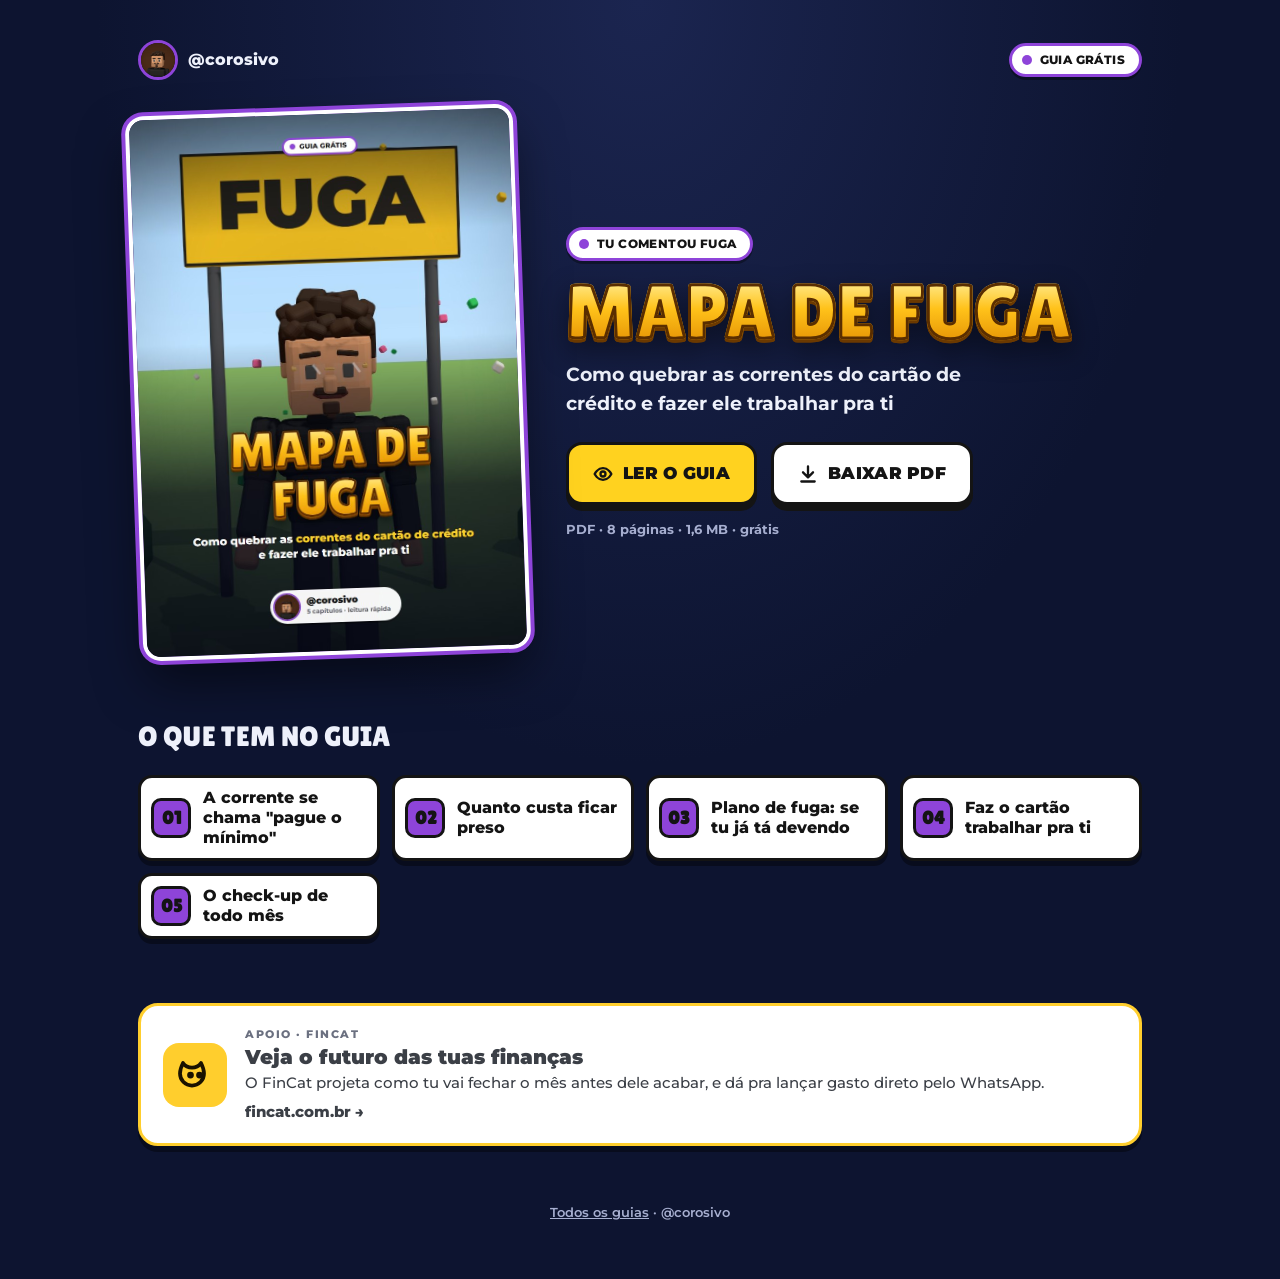
<file: guias/fuga/index.html>
<!doctype html>
<html lang="pt-BR">
<head>
<meta charset="utf-8">
<meta name="viewport" content="width=device-width, initial-scale=1, viewport-fit=cover">
<title>Mapa de fuga · Guia grátis @corosivo</title>
<meta name="description" content="Como quebrar as correntes do cartão de crédito e fazer ele trabalhar pra ti">
<meta property="og:type" content="website">
<meta property="og:title" content="Mapa de fuga · Guia grátis @corosivo">
<meta property="og:description" content="Como quebrar as correntes do cartão de crédito e fazer ele trabalhar pra ti">
<meta property="og:url" content="https://www.fincat.com.br/guias/fuga/">
<meta property="og:image" content="https://www.fincat.com.br/guias/fuga/capa.jpg">
<meta name="twitter:card" content="summary_large_image">
<meta name="theme-color" content="#0d1430">
<link rel="preconnect" href="https://fonts.googleapis.com">
<link rel="preconnect" href="https://fonts.gstatic.com" crossorigin>
<link href="https://fonts.googleapis.com/css2?family=Lilita+One&family=Montserrat:wght@500;600;700;800;900&display=swap" rel="stylesheet">
<style>
:root{--noite:#0d1430;--noite2:#1b2550;--fg:#eef1fb;--suave:#a7afd0;--ouro:#ffc21a;--amarelo:#ffd21f;--preto:#141414;--destaque:#8E44D9;--titulo:'Lilita One','Arial Black',sans-serif;--texto:'Montserrat','Segoe UI',Arial,sans-serif;color-scheme:dark}
*{box-sizing:border-box}
body{margin:0;background:radial-gradient(ellipse at 50% 0%,var(--noite2) 0%,var(--noite) 60%) fixed,var(--noite);color:var(--fg);font-family:var(--texto);font-weight:500;line-height:1.55;-webkit-font-smoothing:antialiased}
a{color:inherit}
main{max-width:1040px;margin:0 auto;padding:40px max(18px,env(safe-area-inset-right)) 56px max(18px,env(safe-area-inset-left))}
.topo{display:flex;justify-content:space-between;align-items:center;gap:12px;margin-bottom:34px;flex-wrap:wrap}
.autor{display:flex;align-items:center;gap:10px;text-decoration:none;font-weight:800}
.autor img{width:40px;height:40px;border-radius:50%;border:3px solid var(--destaque)}
.selo{display:inline-flex;align-items:center;gap:8px;background:#fff;color:var(--preto);border:3px solid var(--destaque);border-radius:999px;padding:5px 14px 5px 10px;font-weight:800;font-size:12px;letter-spacing:.4px;text-transform:uppercase;box-shadow:0 3px 0 rgba(0,0,0,.35)}
.selo i{width:10px;height:10px;border-radius:50%;background:var(--destaque)}
.heroi{display:grid;grid-template-columns:minmax(0,380px) minmax(0,1fr);gap:48px;align-items:center}
.capa{display:block;border-radius:14px;overflow:hidden;box-shadow:0 0 0 4px #fff,0 0 0 8px var(--destaque),0 24px 50px rgba(0,0,0,.55);transform:rotate(-2deg)}
.capa img{display:block;width:100%;height:auto}
h1{margin:14px 0 10px;font-family:var(--titulo);font-weight:400;font-size:clamp(44px,7vw,76px);line-height:.98;text-transform:uppercase;letter-spacing:.5px;background:linear-gradient(180deg,#fff3a6 0%,var(--ouro) 45%,#e08a00 100%);-webkit-background-clip:text;background-clip:text;color:transparent;-webkit-text-stroke:3px #5a2e00;paint-order:stroke fill;filter:drop-shadow(0 3px 0 #6b3900) drop-shadow(0 10px 14px rgba(0,0,0,.45));text-wrap:balance}
.sub{font-size:19px;font-weight:700;margin:0 0 24px;max-width:34ch}
.botoes{display:flex;gap:14px;flex-wrap:wrap}
.btn{display:inline-flex;align-items:center;gap:10px;padding:15px 24px;border-radius:16px;border:3px solid var(--preto);font-weight:900;font-size:17px;text-decoration:none;text-transform:uppercase;letter-spacing:.3px;box-shadow:0 6px 0 var(--preto);transition:transform .08s,box-shadow .08s}
.btn:active{transform:translateY(4px);box-shadow:0 2px 0 var(--preto)}
.btn:focus-visible{outline:3px solid #fff;outline-offset:3px}
.btn svg{width:20px;height:20px;fill:none;stroke:currentColor;stroke-width:2.8;stroke-linecap:round;stroke-linejoin:round}
.ler{background:var(--amarelo);color:var(--preto)}
.baixar{background:#fff;color:var(--preto)}
.ficha{margin:14px 0 0;color:var(--suave);font-size:13px;font-weight:700}
.secao{margin-top:64px}
.secao h2{font-family:var(--titulo);font-weight:400;font-size:28px;text-transform:uppercase;margin:0 0 16px;letter-spacing:.4px}
.caps{list-style:none;margin:0;padding:0;display:grid;grid-template-columns:repeat(auto-fit,minmax(min(100%,230px),1fr));gap:12px}
.caps li{display:flex;gap:12px;align-items:center;background:#fff;color:var(--preto);border:3px solid var(--preto);border-radius:14px;padding:10px 14px 10px 10px;font-weight:800;box-shadow:0 5px 0 rgba(0,0,0,.4);line-height:1.25}
.caps .n{flex:none;width:40px;height:40px;display:grid;place-items:center;border-radius:10px;border:3px solid var(--preto);background:var(--destaque);font-family:var(--titulo);font-size:18px}
.parceiro{display:flex;gap:18px;align-items:center;background:#fff;color:var(--preto);border-radius:20px;border:3px solid #ffce2d;padding:20px 22px;text-decoration:none;box-shadow:0 6px 0 rgba(0,0,0,.4)}
.parceiro .logo{flex:none;width:64px;height:64px;border-radius:16px;background:#ffce2d;display:grid;place-items:center}
.parceiro .logo svg{width:36px;height:36px}
.parceiro small{display:block;font-size:11px;font-weight:800;letter-spacing:1.5px;text-transform:uppercase;color:#6b7080}
.parceiro b{display:block;font-size:20px;font-weight:900;line-height:1.2;margin:2px 0}
.parceiro span{display:block;font-size:15px;color:#3b3f46}
.parceiro em{display:block;font-style:normal;font-weight:800;margin-top:6px}
footer{margin-top:56px;color:var(--suave);font-size:13px;font-weight:600;text-align:center}
.grade{display:grid;grid-template-columns:repeat(auto-fill,minmax(min(100%,220px),1fr));gap:24px;list-style:none;margin:0;padding:0}
.grade a{display:flex;flex-direction:column;gap:12px;text-decoration:none}
.grade img{width:100%;height:auto;border-radius:10px;box-shadow:0 0 0 3px #fff,0 14px 30px rgba(0,0,0,.5)}
.grade b{font-weight:900;font-size:17px;line-height:1.25}
@media (max-width:760px){main{padding-top:24px}.heroi{grid-template-columns:1fr;gap:34px;justify-items:center;text-align:center}.capa{max-width:300px}.sub{margin-inline:auto}.botoes{justify-content:center}.parceiro{flex-direction:column;text-align:center}}
@media (prefers-reduced-motion:reduce){.btn{transition:none}}
</style>
</head>
<body>
<main>
	<div class="topo">
		<a class="autor" href="https://www.instagram.com/corosivo/"><img src="perfil.jpg" alt="" width="40" height="40">@corosivo</a>
		<span class="selo"><i></i>Guia grátis</span>
	</div>
	<section class="heroi">
		<a class="capa" href="guia-fuga.pdf" aria-label="Abrir o guia em PDF"><img src="capa.jpg" alt="Capa do guia Mapa de fuga" width="794" height="1123"></a>
		<div>
			<span class="selo"><i></i>Tu comentou FUGA</span>
			<h1>Mapa de fuga</h1>
			<p class="sub">Como quebrar as correntes do cartão de crédito e fazer ele trabalhar pra ti</p>
			<div class="botoes">
				<a class="btn ler" href="guia-fuga.pdf"><svg viewBox="0 0 24 24"><path d="M2 12s3.6-7 10-7 10 7 10 7-3.6 7-10 7S2 12 2 12z"/><circle cx="12" cy="12" r="3"/></svg>Ler o guia</a>
				<a class="btn baixar" href="guia-fuga.pdf" download><svg viewBox="0 0 24 24"><path d="M12 3v12M6 10l6 6 6-6M4 21h16"/></svg>Baixar PDF</a>
			</div>
			<p class="ficha">PDF · 8 páginas · 1,6 MB · grátis</p>
		</div>
	</section>
	<section class="secao">
		<h2>O que tem no guia</h2>
		<ol class="caps"><li><span class="n">01</span>A corrente se chama &quot;pague o mínimo&quot;</li><li><span class="n">02</span>Quanto custa ficar preso</li><li><span class="n">03</span>Plano de fuga: se tu já tá devendo</li><li><span class="n">04</span>Faz o cartão trabalhar pra ti</li><li><span class="n">05</span>O check-up de todo mês</li></ol>
	</section>
	<section class="secao"><a class="parceiro" href="https://www.fincat.com.br"><span class="logo"><svg viewBox="0 0 24 24" fill="none" stroke="#1a1200" stroke-width="2.5" stroke-linecap="round" stroke-linejoin="round" aria-hidden="true"><path d="M4 4c1.5 2 3 3 6 3s4.5-1 6-3c1 2 2 4 2 7 0 4.5-3.5 8-8 8s-8-3.5-8-8c0-3 1-5 2-7z"/><circle cx="9" cy="12" r="1" fill="#1a1200"/><circle cx="15" cy="12" r="1" fill="#1a1200"/></svg></span><span><small>Apoio · FinCat</small><b>Veja o futuro das tuas finanças</b><span>O FinCat projeta como tu vai fechar o mês antes dele acabar, e dá pra lançar gasto direto pelo WhatsApp.</span><em>fincat.com.br →</em></span></a></section>
	<footer><a href="../">Todos os guias</a> · @corosivo</footer>
</main>
</body>
</html>
</file>
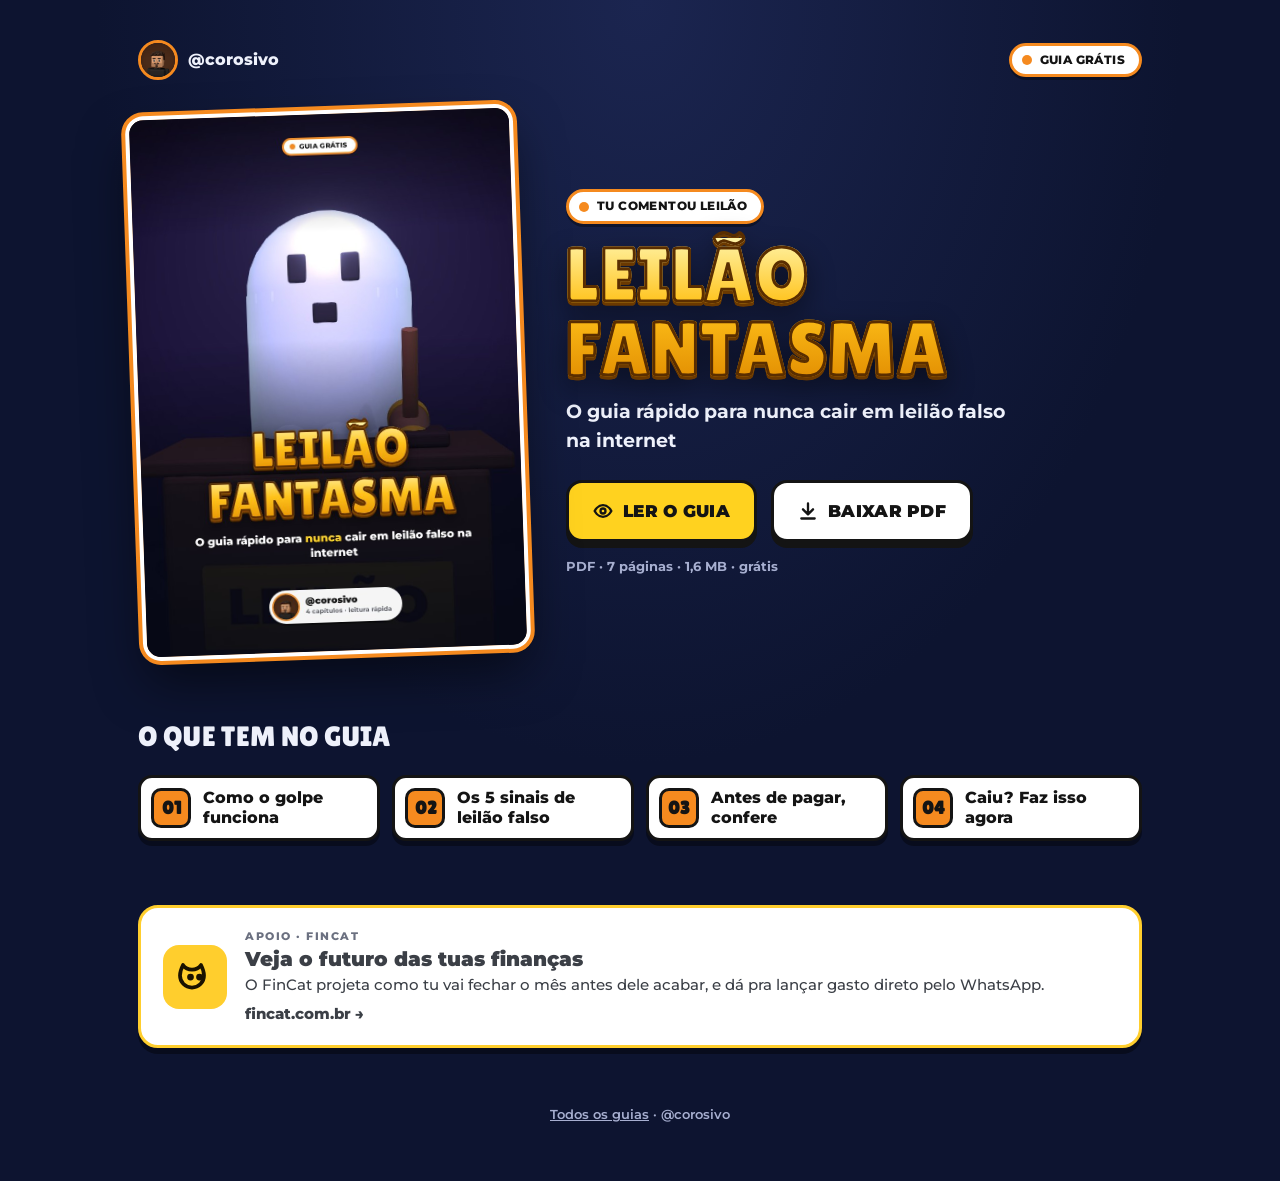
<file: guias/leilao/index.html>
<!doctype html>
<html lang="pt-BR">
<head>
<meta charset="utf-8">
<meta name="viewport" content="width=device-width, initial-scale=1, viewport-fit=cover">
<title>Leilão fantasma · Guia grátis @corosivo</title>
<meta name="description" content="O guia rápido para nunca cair em leilão falso na internet">
<meta property="og:type" content="website">
<meta property="og:title" content="Leilão fantasma · Guia grátis @corosivo">
<meta property="og:description" content="O guia rápido para nunca cair em leilão falso na internet">
<meta property="og:url" content="https://www.fincat.com.br/guias/leilao/">
<meta property="og:image" content="https://www.fincat.com.br/guias/leilao/capa.jpg">
<meta name="twitter:card" content="summary_large_image">
<meta name="theme-color" content="#0d1430">
<link rel="preconnect" href="https://fonts.googleapis.com">
<link rel="preconnect" href="https://fonts.gstatic.com" crossorigin>
<link href="https://fonts.googleapis.com/css2?family=Lilita+One&family=Montserrat:wght@500;600;700;800;900&display=swap" rel="stylesheet">
<style>
:root{--noite:#0d1430;--noite2:#1b2550;--fg:#eef1fb;--suave:#a7afd0;--ouro:#ffc21a;--amarelo:#ffd21f;--preto:#141414;--destaque:#F58A1F;--titulo:'Lilita One','Arial Black',sans-serif;--texto:'Montserrat','Segoe UI',Arial,sans-serif;color-scheme:dark}
*{box-sizing:border-box}
body{margin:0;background:radial-gradient(ellipse at 50% 0%,var(--noite2) 0%,var(--noite) 60%) fixed,var(--noite);color:var(--fg);font-family:var(--texto);font-weight:500;line-height:1.55;-webkit-font-smoothing:antialiased}
a{color:inherit}
main{max-width:1040px;margin:0 auto;padding:40px max(18px,env(safe-area-inset-right)) 56px max(18px,env(safe-area-inset-left))}
.topo{display:flex;justify-content:space-between;align-items:center;gap:12px;margin-bottom:34px;flex-wrap:wrap}
.autor{display:flex;align-items:center;gap:10px;text-decoration:none;font-weight:800}
.autor img{width:40px;height:40px;border-radius:50%;border:3px solid var(--destaque)}
.selo{display:inline-flex;align-items:center;gap:8px;background:#fff;color:var(--preto);border:3px solid var(--destaque);border-radius:999px;padding:5px 14px 5px 10px;font-weight:800;font-size:12px;letter-spacing:.4px;text-transform:uppercase;box-shadow:0 3px 0 rgba(0,0,0,.35)}
.selo i{width:10px;height:10px;border-radius:50%;background:var(--destaque)}
.heroi{display:grid;grid-template-columns:minmax(0,380px) minmax(0,1fr);gap:48px;align-items:center}
.capa{display:block;border-radius:14px;overflow:hidden;box-shadow:0 0 0 4px #fff,0 0 0 8px var(--destaque),0 24px 50px rgba(0,0,0,.55);transform:rotate(-2deg)}
.capa img{display:block;width:100%;height:auto}
h1{margin:14px 0 10px;font-family:var(--titulo);font-weight:400;font-size:clamp(44px,7vw,76px);line-height:.98;text-transform:uppercase;letter-spacing:.5px;background:linear-gradient(180deg,#fff3a6 0%,var(--ouro) 45%,#e08a00 100%);-webkit-background-clip:text;background-clip:text;color:transparent;-webkit-text-stroke:3px #5a2e00;paint-order:stroke fill;filter:drop-shadow(0 3px 0 #6b3900) drop-shadow(0 10px 14px rgba(0,0,0,.45));text-wrap:balance}
.sub{font-size:19px;font-weight:700;margin:0 0 24px;max-width:34ch}
.botoes{display:flex;gap:14px;flex-wrap:wrap}
.btn{display:inline-flex;align-items:center;gap:10px;padding:15px 24px;border-radius:16px;border:3px solid var(--preto);font-weight:900;font-size:17px;text-decoration:none;text-transform:uppercase;letter-spacing:.3px;box-shadow:0 6px 0 var(--preto);transition:transform .08s,box-shadow .08s}
.btn:active{transform:translateY(4px);box-shadow:0 2px 0 var(--preto)}
.btn:focus-visible{outline:3px solid #fff;outline-offset:3px}
.btn svg{width:20px;height:20px;fill:none;stroke:currentColor;stroke-width:2.8;stroke-linecap:round;stroke-linejoin:round}
.ler{background:var(--amarelo);color:var(--preto)}
.baixar{background:#fff;color:var(--preto)}
.ficha{margin:14px 0 0;color:var(--suave);font-size:13px;font-weight:700}
.secao{margin-top:64px}
.secao h2{font-family:var(--titulo);font-weight:400;font-size:28px;text-transform:uppercase;margin:0 0 16px;letter-spacing:.4px}
.caps{list-style:none;margin:0;padding:0;display:grid;grid-template-columns:repeat(auto-fit,minmax(min(100%,230px),1fr));gap:12px}
.caps li{display:flex;gap:12px;align-items:center;background:#fff;color:var(--preto);border:3px solid var(--preto);border-radius:14px;padding:10px 14px 10px 10px;font-weight:800;box-shadow:0 5px 0 rgba(0,0,0,.4);line-height:1.25}
.caps .n{flex:none;width:40px;height:40px;display:grid;place-items:center;border-radius:10px;border:3px solid var(--preto);background:var(--destaque);font-family:var(--titulo);font-size:18px}
.parceiro{display:flex;gap:18px;align-items:center;background:#fff;color:var(--preto);border-radius:20px;border:3px solid #ffce2d;padding:20px 22px;text-decoration:none;box-shadow:0 6px 0 rgba(0,0,0,.4)}
.parceiro .logo{flex:none;width:64px;height:64px;border-radius:16px;background:#ffce2d;display:grid;place-items:center}
.parceiro .logo svg{width:36px;height:36px}
.parceiro small{display:block;font-size:11px;font-weight:800;letter-spacing:1.5px;text-transform:uppercase;color:#6b7080}
.parceiro b{display:block;font-size:20px;font-weight:900;line-height:1.2;margin:2px 0}
.parceiro span{display:block;font-size:15px;color:#3b3f46}
.parceiro em{display:block;font-style:normal;font-weight:800;margin-top:6px}
footer{margin-top:56px;color:var(--suave);font-size:13px;font-weight:600;text-align:center}
.grade{display:grid;grid-template-columns:repeat(auto-fill,minmax(min(100%,220px),1fr));gap:24px;list-style:none;margin:0;padding:0}
.grade a{display:flex;flex-direction:column;gap:12px;text-decoration:none}
.grade img{width:100%;height:auto;border-radius:10px;box-shadow:0 0 0 3px #fff,0 14px 30px rgba(0,0,0,.5)}
.grade b{font-weight:900;font-size:17px;line-height:1.25}
@media (max-width:760px){main{padding-top:24px}.heroi{grid-template-columns:1fr;gap:34px;justify-items:center;text-align:center}.capa{max-width:300px}.sub{margin-inline:auto}.botoes{justify-content:center}.parceiro{flex-direction:column;text-align:center}}
@media (prefers-reduced-motion:reduce){.btn{transition:none}}
</style>
</head>
<body>
<main>
	<div class="topo">
		<a class="autor" href="https://www.instagram.com/corosivo/"><img src="perfil.jpg" alt="" width="40" height="40">@corosivo</a>
		<span class="selo"><i></i>Guia grátis</span>
	</div>
	<section class="heroi">
		<a class="capa" href="guia-leilao.pdf" aria-label="Abrir o guia em PDF"><img src="capa.jpg" alt="Capa do guia Leilão fantasma" width="794" height="1123"></a>
		<div>
			<span class="selo"><i></i>Tu comentou LEILÃO</span>
			<h1>Leilão fantasma</h1>
			<p class="sub">O guia rápido para nunca cair em leilão falso na internet</p>
			<div class="botoes">
				<a class="btn ler" href="guia-leilao.pdf"><svg viewBox="0 0 24 24"><path d="M2 12s3.6-7 10-7 10 7 10 7-3.6 7-10 7S2 12 2 12z"/><circle cx="12" cy="12" r="3"/></svg>Ler o guia</a>
				<a class="btn baixar" href="guia-leilao.pdf" download><svg viewBox="0 0 24 24"><path d="M12 3v12M6 10l6 6 6-6M4 21h16"/></svg>Baixar PDF</a>
			</div>
			<p class="ficha">PDF · 7 páginas · 1,6 MB · grátis</p>
		</div>
	</section>
	<section class="secao">
		<h2>O que tem no guia</h2>
		<ol class="caps"><li><span class="n">01</span>Como o golpe funciona</li><li><span class="n">02</span>Os 5 sinais de leilão falso</li><li><span class="n">03</span>Antes de pagar, confere</li><li><span class="n">04</span>Caiu? Faz isso agora</li></ol>
	</section>
	<section class="secao"><a class="parceiro" href="https://www.fincat.com.br"><span class="logo"><svg viewBox="0 0 24 24" fill="none" stroke="#1a1200" stroke-width="2.5" stroke-linecap="round" stroke-linejoin="round" aria-hidden="true"><path d="M4 4c1.5 2 3 3 6 3s4.5-1 6-3c1 2 2 4 2 7 0 4.5-3.5 8-8 8s-8-3.5-8-8c0-3 1-5 2-7z"/><circle cx="9" cy="12" r="1" fill="#1a1200"/><circle cx="15" cy="12" r="1" fill="#1a1200"/></svg></span><span><small>Apoio · FinCat</small><b>Veja o futuro das tuas finanças</b><span>O FinCat projeta como tu vai fechar o mês antes dele acabar, e dá pra lançar gasto direto pelo WhatsApp.</span><em>fincat.com.br →</em></span></a></section>
	<footer><a href="../">Todos os guias</a> · @corosivo</footer>
</main>
</body>
</html>
</file>
<file: styles.css>
@import url('https://fonts.googleapis.com/css2?family=Poppins:wght@300;400;500;600;700&display=swap');

:root {
  --primary: #ffce2d;
  --primary-dark: #e8b600;
  --primary-soft: #fff4c4;
  --destructive: #e30561;
  --success: #4ad9a2;
  --success-soft: #d9f7ea;
  --bg: #ffffff;
  --fg: oklch(0.141 0.005 285.823);
  --muted: oklch(0.967 0.001 286.375);
  --muted-fg: oklch(0.552 0.016 285.938);
  --border: oklch(0.92 0.004 286.32);
  --ink: #0a0a0a;
  --ink-2: #1a1a1a;
  --ink-3: #2a2a2a;
  --off-white: #faf9f5;
  --radius: 0.65rem;
  --radius-sm: 0.25rem;
  --radius-md: 0.45rem;
  --radius-lg: 0.65rem;
  --radius-xl: 1.05rem;
  --radius-2xl: 1.75rem;
}

* { box-sizing: border-box; margin: 0; padding: 0; }

html { scroll-behavior: smooth; }

body {
  font-family: 'Poppins', -apple-system, BlinkMacSystemFont, sans-serif;
  font-weight: 400;
  color: var(--fg);
  background: var(--bg);
  -webkit-font-smoothing: antialiased;
  -moz-osx-font-smoothing: grayscale;
  line-height: 1.5;
  overflow-x: hidden;
}

img, svg { display: block; max-width: 100%; }
button { font-family: inherit; cursor: pointer; border: none; background: none; }
a { color: inherit; text-decoration: none; }

/* ---------- typography ---------- */
.eyebrow {
  display: inline-flex;
  align-items: center;
  gap: 8px;
  font-size: 12px;
  font-weight: 600;
  letter-spacing: 0.08em;
  text-transform: uppercase;
  color: var(--muted-fg);
}
.eyebrow .dot {
  width: 6px; height: 6px; border-radius: 50%; background: var(--primary);
}

h1, h2, h3, h4 { letter-spacing: -0.02em; font-weight: 600; line-height: 1.1; }

.h-display {
  font-size: clamp(40px, 7vw, 84px);
  font-weight: 700;
  letter-spacing: -0.035em;
  line-height: 0.98;
}
.h-section {
  font-size: clamp(32px, 4.5vw, 56px);
  font-weight: 700;
  letter-spacing: -0.03em;
  line-height: 1.02;
}
.h-sub {
  font-size: clamp(22px, 2.4vw, 30px);
  font-weight: 600;
  letter-spacing: -0.02em;
}

.lead {
  font-size: clamp(17px, 1.4vw, 20px);
  line-height: 1.5;
  color: var(--muted-fg);
  font-weight: 400;
}

.highlight-yellow {
  background: linear-gradient(180deg, transparent 55%, var(--primary) 55%);
  padding: 0 4px;
}

.mono {
  font-variant-numeric: tabular-nums;
  font-feature-settings: "tnum";
}

/* ---------- layout ---------- */
.wrap { max-width: 1240px; margin: 0 auto; padding: 0 24px; }
.wrap-narrow { max-width: 960px; margin: 0 auto; padding: 0 24px; }

section { padding: 96px 0; position: relative; }
@media (max-width: 720px) { section { padding: 64px 0; } }

/* ---------- nav ---------- */
.nav {
  position: sticky;
  top: 0;
  z-index: 50;
  background: rgba(255,255,255,0.85);
  backdrop-filter: saturate(180%) blur(12px);
  -webkit-backdrop-filter: saturate(180%) blur(12px);
  border-bottom: 1px solid rgba(0,0,0,0.06);
}
.nav-inner {
  display: flex;
  align-items: center;
  justify-content: space-between;
  padding: 16px 24px;
  max-width: 1240px;
  margin: 0 auto;
}
.logo {
  display: flex; align-items: center; gap: 10px;
  font-weight: 700; font-size: 19px; letter-spacing: -0.02em;
}
.logo-mark {
  width: 34px; height: 34px; border-radius: 10px;
  background: var(--primary);
  display: grid; place-items: center;
  font-weight: 700;
  box-shadow: 0 2px 8px rgba(255, 206, 45, 0.4);
}
.nav-links {
  display: flex; align-items: center; gap: 32px;
  font-size: 14px; font-weight: 500;
}
.nav-links a { color: var(--muted-fg); transition: color .15s; }
.nav-links a:hover { color: var(--fg); }
.nav-cta { display: flex; align-items: center; gap: 12px; }
@media (max-width: 860px) { .nav-links { display: none; } }

/* ---------- buttons ---------- */
.btn {
  display: inline-flex; align-items: center; justify-content: center;
  gap: 8px;
  font-weight: 600;
  font-size: 15px;
  padding: 12px 20px;
  border-radius: var(--radius-md);
  transition: transform .12s ease, box-shadow .15s ease, background .15s ease;
  white-space: nowrap;
  cursor: pointer;
}
.btn:hover { transform: translateY(-1px); }
.btn:active { transform: translateY(0); }
.btn-primary {
  background: var(--primary);
  color: #1a1200;
  box-shadow: 0 2px 0 rgba(0,0,0,0.08), 0 8px 24px -8px rgba(255, 206, 45, 0.6);
}
.btn-primary:hover { background: var(--primary-dark); box-shadow: 0 2px 0 rgba(0,0,0,0.08), 0 12px 28px -8px rgba(255, 206, 45, 0.7); }
.btn-ghost { color: var(--fg); padding: 12px 16px; }
.btn-ghost:hover { background: var(--muted); }
.btn-dark {
  background: var(--ink);
  color: white;
}
.btn-dark:hover { background: var(--ink-2); }
.btn-lg { padding: 16px 28px; font-size: 16px; }
.btn-icon { display: inline-flex; align-items: center; justify-content: center; }

/* ---------- cards / chips ---------- */
.chip {
  display: inline-flex; align-items: center; gap: 8px;
  padding: 8px 14px;
  border-radius: 999px;
  background: var(--muted);
  font-size: 13px;
  font-weight: 500;
  color: var(--muted-fg);
}
.chip-yellow {
  background: var(--primary-soft);
  color: #6b4e00;
}
.chip-dark {
  background: var(--ink);
  color: white;
}

.card {
  background: white;
  border: 1px solid var(--border);
  border-radius: var(--radius-xl);
  padding: 24px;
}

/* ---------- noise / texture ---------- */
.grain::before {
  content: '';
  position: absolute;
  inset: 0;
  background-image: url("data:image/svg+xml;utf8,<svg xmlns='http://www.w3.org/2000/svg' width='160' height='160'><filter id='n'><feTurbulence type='fractalNoise' baseFrequency='0.9' numOctaves='2' stitchTiles='stitch'/><feColorMatrix values='0 0 0 0 0 0 0 0 0 0 0 0 0 0 0 0 0 0 0.25 0'/></filter><rect width='100%' height='100%' filter='url(%23n)'/></svg>");
  opacity: 0.5;
  pointer-events: none;
  mix-blend-mode: multiply;
}

/* ---------- utils ---------- */
.stack { display: flex; flex-direction: column; }
.row { display: flex; align-items: center; }
.center { text-align: center; }
.muted { color: var(--muted-fg); }
.mt-6 { margin-top: 24px; } .mt-8 { margin-top: 32px; } .mt-12 { margin-top: 48px; }
.mt-16 { margin-top: 64px; } .mt-20 { margin-top: 80px; }
.mb-4 { margin-bottom: 16px; } .mb-6 { margin-bottom: 24px; } .mb-8 { margin-bottom: 32px; }

/* ---------- hero ---------- */
.hero {
  padding: 56px 0 80px;
  position: relative;
  overflow: hidden;
}
.hero-grid {
  display: grid;
  grid-template-columns: 1.1fr 1fr;
  gap: 64px;
  align-items: center;
}
@media (max-width: 960px) {
  .hero-grid { grid-template-columns: 1fr; gap: 48px; }
}

.hero-badges {
  display: flex; gap: 8px; flex-wrap: wrap; margin-bottom: 28px;
}

.hero-ctas {
  display: flex; gap: 12px; align-items: center; flex-wrap: wrap;
  margin-top: 36px;
}
.hero-trust {
  display: flex; align-items: center; gap: 18px;
  margin-top: 24px;
  font-size: 13px;
  color: var(--muted-fg);
}
.hero-trust .check {
  width: 18px; height: 18px; border-radius: 50%;
  background: var(--success-soft); color: #14532d;
  display: inline-grid; place-items: center;
  font-size: 11px; font-weight: 700;
}

/* iphone frame */
.phone-wrap {
  position: relative;
  display: flex;
  justify-content: center;
  perspective: 1400px;
}
.phone {
  position: relative;
  width: 340px;
  height: 700px;
  background: #0a0a0a;
  border-radius: 54px;
  padding: 10px;
  box-shadow:
    0 0 0 2px #1a1a1a inset,
    0 60px 120px -40px rgba(0,0,0,0.35),
    0 24px 48px -20px rgba(0,0,0,0.2);
  transform: rotate(-2deg);
}
.phone-screen {
  background: white;
  border-radius: 44px;
  width: 100%;
  height: 100%;
  overflow: hidden;
  position: relative;
}
.phone-notch {
  position: absolute;
  top: 14px;
  left: 50%;
  transform: translateX(-50%);
  width: 104px;
  height: 28px;
  background: #0a0a0a;
  border-radius: 20px;
  z-index: 3;
}

/* decorations */
.hero-deco {
  position: absolute;
  pointer-events: none;
}
.deco-blob {
  top: -120px; right: -140px;
  width: 520px; height: 520px;
  background: radial-gradient(circle, var(--primary) 0%, transparent 70%);
  opacity: 0.35;
  filter: blur(40px);
}
.deco-dot {
  position: absolute;
  width: 8px; height: 8px; border-radius: 50%;
  background: var(--primary);
}

/* floating callouts around phone */
.float-card {
  position: absolute;
  background: white;
  border-radius: 18px;
  padding: 14px 16px;
  box-shadow: 0 12px 40px -10px rgba(0,0,0,0.15), 0 2px 6px rgba(0,0,0,0.06);
  border: 1px solid rgba(0,0,0,0.04);
  z-index: 4;
  font-size: 13px;
}
.float-projection {
  top: 60px;
  left: -40px;
  width: 200px;
}
.float-whats {
  bottom: 80px;
  right: -20px;
  width: 220px;
  display: flex; align-items: center; gap: 10px;
}
.float-daily {
  bottom: 260px;
  left: -64px;
  width: 180px;
  background: var(--ink);
  color: white;
}
@media (max-width: 960px) {
  .float-projection { left: -10px; top: 20px; }
  .float-whats { right: -10px; bottom: 40px; }
  .float-daily { left: -10px; bottom: 220px; }
}
@media (max-width: 520px) {
  .float-projection, .float-whats, .float-daily { display: none; }
  .phone { transform: rotate(0); width: 300px; height: 620px; }
}

.whats-icon {
  width: 36px; height: 36px; border-radius: 50%;
  background: #25D366; color: white;
  display: grid; place-items: center;
  flex-shrink: 0;
}

/* ---------- phone interior (dashboard) ---------- */
.dash {
  padding: 54px 20px 20px;
  height: 100%;
  background: linear-gradient(180deg, #fffbe8 0%, #ffffff 260px);
  display: flex; flex-direction: column;
  gap: 14px;
}
.dash-topbar { display: flex; align-items: center; justify-content: space-between; }
.dash-greet { font-size: 13px; color: var(--muted-fg); }
.dash-name { font-size: 15px; font-weight: 600; }
.dash-avatar {
  width: 36px; height: 36px; border-radius: 50%;
  background: var(--primary);
  display: grid; place-items: center;
  font-weight: 700; font-size: 14px;
}
.dash-saldo-card {
  background: var(--ink);
  color: white;
  border-radius: 20px;
  padding: 18px 18px 16px;
  position: relative;
  overflow: hidden;
}
.dash-saldo-card::after {
  content: ''; position: absolute; right: -40px; top: -40px;
  width: 140px; height: 140px; border-radius: 50%;
  background: var(--primary); opacity: 0.15;
}
.dash-saldo-label { font-size: 12px; opacity: 0.7; }
.dash-saldo-value {
  font-size: 30px; font-weight: 700; letter-spacing: -0.02em;
  margin-top: 2px;
}
.dash-saldo-row { display: flex; gap: 20px; margin-top: 14px; font-size: 12px; }
.dash-saldo-row .item .lbl { opacity: 0.6; }
.dash-saldo-row .item .val { font-weight: 600; margin-top: 2px; font-size: 14px; }
.dash-saldo-row .up { color: var(--success); }
.dash-saldo-row .down { color: #ff6b9a; }

.dash-daily {
  background: var(--primary);
  color: #1a1200;
  border-radius: 18px;
  padding: 14px 16px;
  display: flex; align-items: center; gap: 12px;
}
.dash-daily-icon {
  width: 36px; height: 36px; border-radius: 12px;
  background: rgba(0,0,0,0.08);
  display: grid; place-items: center;
  flex-shrink: 0;
}
.dash-daily-lbl { font-size: 11px; font-weight: 500; opacity: 0.75; }
.dash-daily-val { font-size: 18px; font-weight: 700; letter-spacing: -0.02em; }
.dash-daily-pill {
  margin-left: auto;
  background: rgba(0,0,0,0.12);
  font-size: 11px; font-weight: 600;
  padding: 4px 10px; border-radius: 999px;
}

.dash-section-title {
  font-size: 12px; font-weight: 600; color: var(--muted-fg);
  text-transform: uppercase; letter-spacing: 0.06em;
  margin-top: 6px;
}

.dash-tx {
  display: flex; align-items: center; gap: 12px;
  padding: 10px 0;
  border-bottom: 1px solid var(--border);
}
.dash-tx:last-child { border-bottom: none; }
.dash-tx-icon {
  width: 38px; height: 38px; border-radius: 12px;
  display: grid; place-items: center;
  flex-shrink: 0; font-size: 16px;
}
.dash-tx-title { font-size: 14px; font-weight: 500; }
.dash-tx-sub { font-size: 11px; color: var(--muted-fg); margin-top: 1px; }
.dash-tx-amt { margin-left: auto; font-weight: 600; font-size: 14px; }
.dash-tx-amt.neg { color: var(--destructive); }
.dash-tx-amt.pos { color: #069966; }

/* mini projection line in floating card */
.mini-chart {
  width: 100%; height: 44px; margin-top: 8px;
}

/* ---------- animated ticker ---------- */
.counter {
  display: inline-block;
  font-variant-numeric: tabular-nums;
}
</file>
<file: sections.css>
/* ---------- logo strip ---------- */
.logo-strip {
  padding: 32px 0 0;
  text-align: center;
}
.logo-strip-label {
  font-size: 12px; text-transform: uppercase; letter-spacing: 0.12em;
  color: var(--muted-fg); margin-bottom: 20px;
}
.logos {
  display: flex; flex-wrap: wrap; justify-content: center;
  align-items: center; gap: 40px;
  opacity: 0.5;
}
.logos span { font-weight: 600; font-size: 17px; letter-spacing: -0.02em; }

/* ---------- section: projection ---------- */
.section-dark {
  background: var(--ink);
  color: white;
  border-radius: 40px 40px 0 0;
  margin-top: 48px;
}
.section-dark .lead { color: rgba(255,255,255,0.65); }
.section-dark .muted { color: rgba(255,255,255,0.55); }

.proj-grid {
  display: grid;
  grid-template-columns: 1fr 1.2fr;
  gap: 64px;
  align-items: center;
}
@media (max-width: 860px) { .proj-grid { grid-template-columns: 1fr; gap: 48px; } }

.proj-headline { font-size: clamp(36px, 5vw, 64px); font-weight: 700; letter-spacing: -0.03em; line-height: 1; }
.proj-headline em {
  font-style: normal;
  background: var(--primary);
  color: #1a1200;
  padding: 0 10px;
  border-radius: 8px;
  display: inline-block;
  transform: rotate(-1deg);
}

.proj-vis {
  background: #1a1a1a;
  border-radius: 24px;
  padding: 28px;
  position: relative;
  border: 1px solid rgba(255,255,255,0.08);
}
.proj-vis-header {
  display: flex; align-items: center; justify-content: space-between;
  margin-bottom: 20px;
}
.proj-vis-title { font-size: 14px; font-weight: 600; }
.proj-vis-sub { font-size: 12px; color: rgba(255,255,255,0.5); }
.proj-vis-month { font-size: 12px; padding: 4px 10px; border-radius: 999px; background: rgba(255,255,255,0.08); }

.proj-chart { height: 260px; width: 100%; }
.proj-legend {
  display: flex; gap: 20px; margin-top: 16px; font-size: 12px;
}
.proj-legend .dot { width: 10px; height: 10px; border-radius: 50%; display: inline-block; margin-right: 6px; }

.proj-pill {
  margin-top: 20px;
  padding: 14px 18px;
  background: linear-gradient(90deg, rgba(74,217,162,0.18), rgba(74,217,162,0.05));
  border: 1px solid rgba(74,217,162,0.3);
  border-radius: 14px;
  font-size: 14px;
  display: flex; align-items: center; gap: 12px;
}
.proj-pill-icon {
  width: 32px; height: 32px; border-radius: 10px;
  background: var(--success); color: #062e1e;
  display: grid; place-items: center;
  flex-shrink: 0;
}
.proj-pill b { font-weight: 600; }

/* ---------- section: daily limit (interactive) ---------- */
.daily-sim {
  background: var(--primary);
  border-radius: 40px;
  padding: 72px 56px;
  position: relative;
  overflow: hidden;
}
@media (max-width: 720px) { .daily-sim { padding: 48px 24px; border-radius: 32px; } }

.daily-grid {
  display: grid;
  grid-template-columns: 1fr 1fr;
  gap: 64px;
  align-items: center;
}
@media (max-width: 860px) { .daily-grid { grid-template-columns: 1fr; gap: 40px; } }

.daily-sim h2 { color: #1a1200; }
.daily-sim .lead { color: rgba(26,18,0,0.7); }

.sim-card {
  background: white;
  border-radius: 24px;
  padding: 28px;
  box-shadow: 0 30px 60px -20px rgba(0,0,0,0.2);
}
.sim-q {
  font-size: 13px; color: var(--muted-fg); font-weight: 500;
}
.sim-amount {
  font-size: 72px;
  font-weight: 700;
  letter-spacing: -0.04em;
  margin: 8px 0 4px;
  line-height: 1;
  font-variant-numeric: tabular-nums;
}
.sim-amount small { font-size: 28px; font-weight: 600; color: var(--muted-fg); margin-right: 4px; }
.sim-status { font-size: 13px; font-weight: 500; }
.sim-status.ok { color: #069966; }
.sim-status.warn { color: #c67c00; }
.sim-status.over { color: var(--destructive); }

.sim-bar { margin-top: 24px; }
.sim-bar-track {
  height: 10px; background: #f0f0f0; border-radius: 999px;
  overflow: hidden; position: relative;
}
.sim-bar-fill { height: 100%; background: var(--primary); transition: width .25s ease, background .25s ease; border-radius: 999px; }
.sim-bar-fill.over { background: var(--destructive); }
.sim-bar-labels { display: flex; justify-content: space-between; margin-top: 8px; font-size: 11px; color: var(--muted-fg); }

.sim-controls { margin-top: 24px; display: grid; gap: 16px; }
.sim-control { display: grid; gap: 8px; }
.sim-control-head {
  display: flex; justify-content: space-between; align-items: center;
  font-size: 13px;
}
.sim-control-head b { font-weight: 600; }
.sim-slider {
  -webkit-appearance: none; appearance: none;
  width: 100%; height: 6px; border-radius: 999px;
  background: #f0f0f0; outline: none;
}
.sim-slider::-webkit-slider-thumb {
  -webkit-appearance: none; appearance: none;
  width: 22px; height: 22px; border-radius: 50%;
  background: var(--ink); border: 3px solid white;
  box-shadow: 0 2px 6px rgba(0,0,0,0.2);
  cursor: pointer;
}
.sim-slider::-moz-range-thumb {
  width: 22px; height: 22px; border-radius: 50%;
  background: var(--ink); border: 3px solid white;
  box-shadow: 0 2px 6px rgba(0,0,0,0.2);
  cursor: pointer;
}

/* ---------- section: whatsapp ---------- */
.whats-grid {
  display: grid;
  grid-template-columns: 1.1fr 1fr;
  gap: 72px;
  align-items: center;
}
@media (max-width: 860px) { .whats-grid { grid-template-columns: 1fr; gap: 40px; } }

.chat-frame {
  background: #e5ddd5;
  background-image:
    radial-gradient(circle at 20% 30%, rgba(255,255,255,0.3) 0%, transparent 40%),
    linear-gradient(180deg, #e8ded1 0%, #dfd5c7 100%);
  border-radius: 28px;
  padding: 56px 20px 20px;
  position: relative;
  box-shadow: 0 30px 60px -20px rgba(0,0,0,0.15);
  width: 100%;
  max-width: 420px;
  min-height: 440px;
  margin: 0 auto;
}
.chat-frame::before {
  content: 'FinCat Bot';
  position: absolute;
  top: 0; left: 0; right: 0;
  padding: 14px 20px;
  background: #075e54;
  color: white;
  font-size: 14px; font-weight: 500;
  border-radius: 28px 28px 0 0;
  display: flex; align-items: center;
  gap: 10px;
}
.chat-frame::after {
  content: '';
  position: absolute;
  top: 17px; left: 14px;
  width: 28px; height: 28px;
  border-radius: 50%;
  background: var(--primary);
  z-index: 1;
}
.chat-frame .chat-header-name {
  position: absolute; top: 16px; left: 52px;
  color: white; font-size: 14px; font-weight: 500;
  z-index: 2;
}
.chat-frame .chat-header-sub {
  position: absolute; top: 32px; left: 52px;
  color: rgba(255,255,255,0.7); font-size: 11px;
  z-index: 2;
}

.bubble {
  max-width: 78%;
  padding: 10px 14px;
  border-radius: 12px;
  font-size: 14px;
  margin-bottom: 8px;
  line-height: 1.35;
  position: relative;
  box-shadow: 0 1px 1px rgba(0,0,0,0.08);
}
.bubble-me {
  background: #dcf8c6;
  margin-left: auto;
  border-bottom-right-radius: 4px;
}
.bubble-bot {
  background: white;
  border-bottom-left-radius: 4px;
}
.bubble-time {
  font-size: 10px;
  color: rgba(0,0,0,0.4);
  margin-left: 6px;
}
.bubble-receipt {
  background: #fff8e1;
  padding: 12px;
  border-radius: 10px;
  margin-top: 6px;
  font-size: 13px;
  border-left: 3px solid var(--primary);
}
.bubble-receipt-row {
  display: flex; justify-content: space-between; margin-top: 4px;
}
.bubble-receipt-row span:last-child { font-weight: 600; }

.typing {
  display: inline-flex; gap: 3px; padding: 4px 8px;
}
.typing span {
  width: 6px; height: 6px; border-radius: 50%; background: #999;
  animation: typing-bounce 1.2s infinite ease-in-out;
}
.typing span:nth-child(2) { animation-delay: 0.15s; }
.typing span:nth-child(3) { animation-delay: 0.3s; }
@keyframes typing-bounce {
  0%, 60%, 100% { transform: translateY(0); opacity: 0.5; }
  30% { transform: translateY(-4px); opacity: 1; }
}

/* ---------- grid: secondary features ---------- */
.features-grid {
  display: grid;
  grid-template-columns: repeat(3, 1fr);
  gap: 20px;
  margin-top: 48px;
}
@media (max-width: 860px) { .features-grid { grid-template-columns: 1fr 1fr; } }
@media (max-width: 560px) { .features-grid { grid-template-columns: 1fr; } }

.feature {
  background: var(--off-white);
  border-radius: 24px;
  padding: 28px;
  border: 1px solid rgba(0,0,0,0.04);
  transition: transform .2s ease, box-shadow .2s ease;
  min-height: 220px;
  display: flex;
  flex-direction: column;
}
.feature:hover { transform: translateY(-2px); box-shadow: 0 20px 40px -16px rgba(0,0,0,0.1); }
.feature-icon {
  width: 44px; height: 44px; border-radius: 12px;
  background: white;
  display: grid; place-items: center;
  margin-bottom: 20px;
  border: 1px solid rgba(0,0,0,0.05);
}
.feature h3 { font-size: 19px; margin-bottom: 8px; letter-spacing: -0.02em; }
.feature p { font-size: 14px; color: var(--muted-fg); }

.feature.feature-accent {
  background: var(--ink);
  color: white;
  border: none;
}
.feature.feature-accent p { color: rgba(255,255,255,0.7); }
.feature.feature-accent .feature-icon { background: rgba(255,255,255,0.08); border-color: rgba(255,255,255,0.1); color: white; }

.feature.feature-yellow {
  background: var(--primary);
  color: #1a1200;
  border: none;
}
.feature.feature-yellow p { color: rgba(26,18,0,0.7); }
.feature.feature-yellow .feature-icon { background: rgba(0,0,0,0.08); border: none; color: #1a1200; }

/* ---------- testimonials ---------- */
.testimonials-grid {
  display: grid;
  grid-template-columns: repeat(3, 1fr);
  gap: 20px;
  margin-top: 48px;
}
@media (max-width: 860px) { .testimonials-grid { grid-template-columns: 1fr; } }

.testi {
  background: white;
  border: 1px solid var(--border);
  border-radius: 20px;
  padding: 28px;
  display: flex;
  flex-direction: column;
  gap: 16px;
}
.testi-quote { font-size: 16px; line-height: 1.55; font-weight: 400; flex: 1; }
.testi-quote::before { content: '"'; color: var(--primary); font-size: 48px; line-height: 0; vertical-align: -10px; margin-right: 4px; font-weight: 700; }
.testi-author { display: flex; align-items: center; gap: 12px; }
.testi-avatar {
  width: 42px; height: 42px; border-radius: 50%;
  background: var(--primary-soft);
  display: grid; place-items: center;
  font-size: 20px;
}
.testi-name { font-weight: 600; font-size: 14px; }
.testi-role { font-size: 12px; color: var(--muted-fg); }
.testi-stars { display: flex; gap: 2px; color: var(--primary); }

/* ---------- pricing ---------- */
.pricing-grid {
  display: grid;
  grid-template-columns: 1fr 1fr;
  gap: 20px;
  max-width: 880px;
  margin: 48px auto 0;
}
@media (max-width: 720px) { .pricing-grid { grid-template-columns: 1fr; } }

.price-card {
  background: white;
  border: 1px solid var(--border);
  border-radius: 24px;
  padding: 36px;
  display: flex;
  flex-direction: column;
  position: relative;
}
.price-card.featured {
  background: var(--ink);
  color: white;
  border: none;
}
.price-card.featured .price-sub, .price-card.featured .price-feature { color: rgba(255,255,255,0.75); }
.price-card.featured .price-feature-check { background: var(--primary); color: #1a1200; }

.price-badge {
  position: absolute;
  top: -14px; right: 28px;
  background: var(--primary);
  color: #1a1200;
  padding: 6px 14px;
  border-radius: 999px;
  font-size: 12px;
  font-weight: 600;
}
.price-name { font-size: 14px; font-weight: 600; text-transform: uppercase; letter-spacing: 0.08em; margin-bottom: 8px; }
.price-value { display: flex; align-items: baseline; gap: 6px; margin-bottom: 4px; }
.price-value .num { font-size: 56px; font-weight: 700; letter-spacing: -0.03em; line-height: 1; }
.price-value .unit { font-size: 16px; color: var(--muted-fg); }
.price-card.featured .price-value .unit { color: rgba(255,255,255,0.6); }
.price-sub { font-size: 13px; color: var(--muted-fg); margin-bottom: 24px; }

.price-features { display: flex; flex-direction: column; gap: 12px; flex: 1; margin-bottom: 28px; }
.price-feature { display: flex; align-items: flex-start; gap: 12px; font-size: 14px; }
.price-feature-check {
  width: 20px; height: 20px; border-radius: 50%;
  background: var(--success-soft); color: #069966;
  display: grid; place-items: center;
  font-size: 12px; font-weight: 700;
  flex-shrink: 0;
}

/* ---------- faq ---------- */
.faq-list { max-width: 800px; margin: 48px auto 0; }
.faq-item {
  border-bottom: 1px solid var(--border);
  padding: 4px 0;
}
.faq-q {
  width: 100%;
  display: flex; align-items: center; justify-content: space-between;
  padding: 24px 0;
  font-size: 17px;
  font-weight: 500;
  text-align: left;
  letter-spacing: -0.01em;
}
.faq-q:hover { color: var(--primary-dark); }
.faq-icon {
  width: 28px; height: 28px; border-radius: 50%;
  background: var(--muted);
  display: grid; place-items: center;
  transition: transform .2s;
  flex-shrink: 0;
  margin-left: 16px;
}
.faq-item.open .faq-icon { background: var(--primary); transform: rotate(45deg); }
.faq-a {
  max-height: 0; overflow: hidden;
  transition: max-height .3s ease;
  font-size: 15px;
  color: var(--muted-fg);
  line-height: 1.6;
  padding-right: 44px;
}
.faq-item.open .faq-a { max-height: 400px; padding-bottom: 24px; }

/* ---------- final cta ---------- */
.final-cta {
  background: var(--primary);
  border-radius: 40px;
  padding: 80px 48px;
  margin: 0 24px 96px;
  text-align: center;
  position: relative;
  overflow: hidden;
}
@media (max-width: 720px) { .final-cta { padding: 56px 24px; border-radius: 28px; } }
.final-cta h2 { color: #1a1200; font-size: clamp(36px, 5vw, 64px); margin-bottom: 16px; }
.final-cta p { color: rgba(26,18,0,0.7); font-size: 18px; margin-bottom: 32px; max-width: 560px; margin-left: auto; margin-right: auto; }

.final-cta-deco {
  position: absolute;
  font-size: 180px;
  opacity: 0.08;
  font-weight: 700;
  letter-spacing: -0.05em;
  pointer-events: none;
}
.final-cta-deco.left { left: -20px; top: -60px; }
.final-cta-deco.right { right: -20px; bottom: -120px; }

/* ---------- footer ---------- */
.foot {
  padding: 32px 0 48px;
  border-top: 1px solid var(--border);
  color: var(--muted-fg);
  font-size: 13px;
}
.foot-inner { display: flex; justify-content: space-between; align-items: center; flex-wrap: wrap; gap: 16px; }
.foot-links { display: flex; gap: 24px; }
.foot-links a:hover { color: var(--fg); }

/* ---------- fade-in-on-scroll ---------- */
.reveal { opacity: 0; transform: translateY(20px); transition: opacity .6s ease, transform .6s ease; }
.reveal.in { opacity: 1; transform: translateY(0); }
</file>
